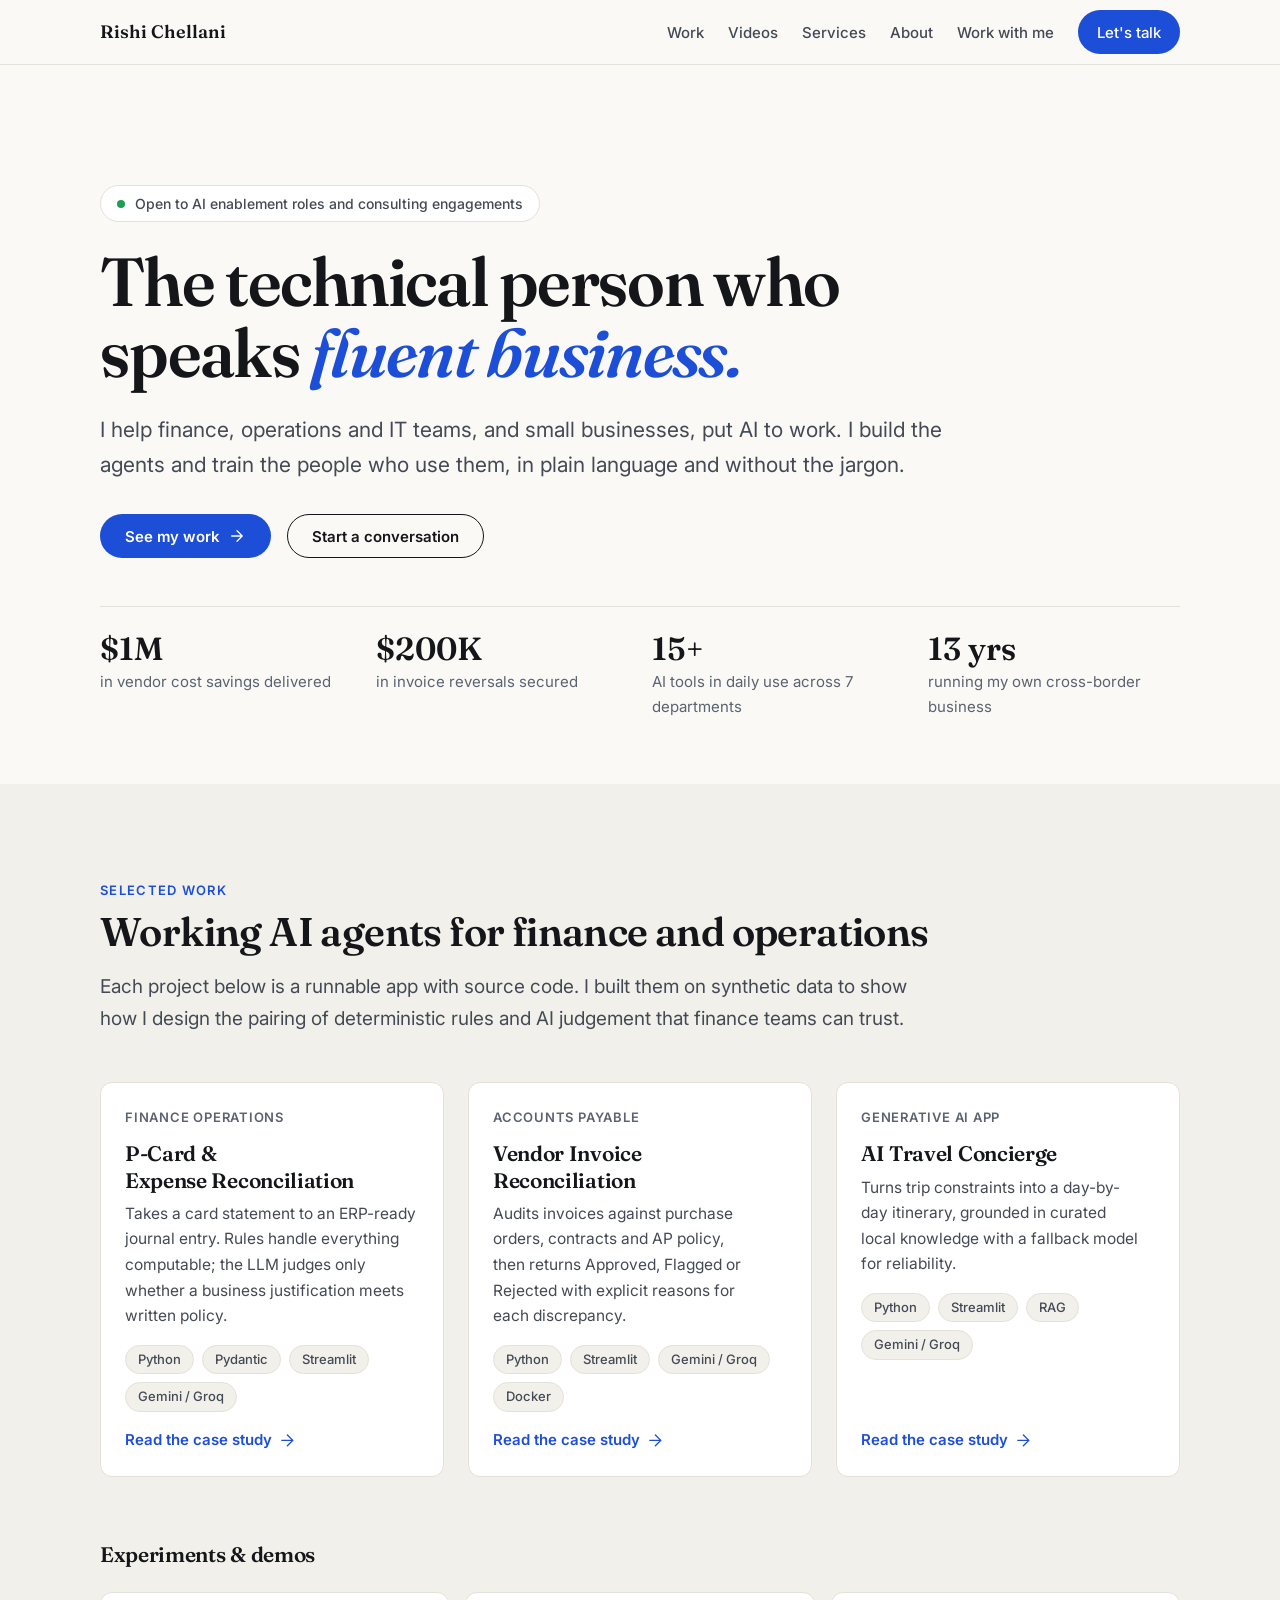
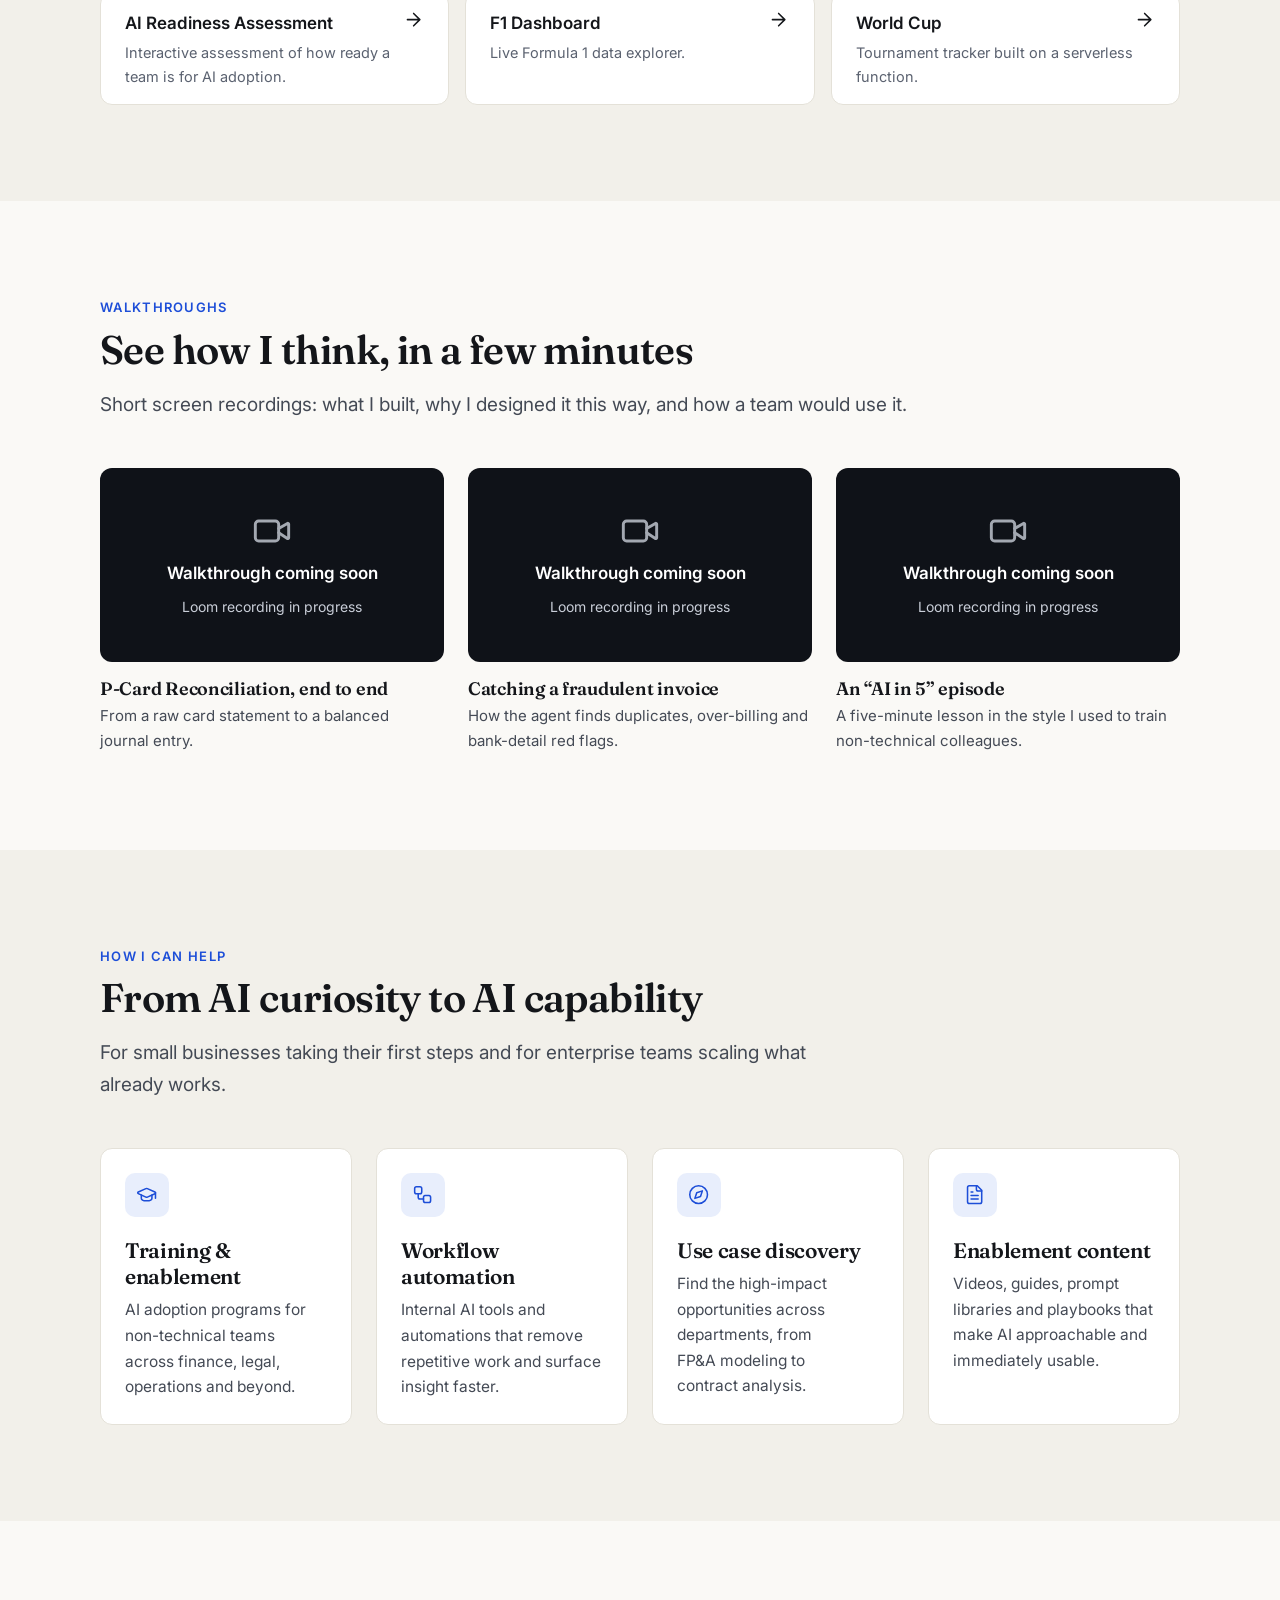
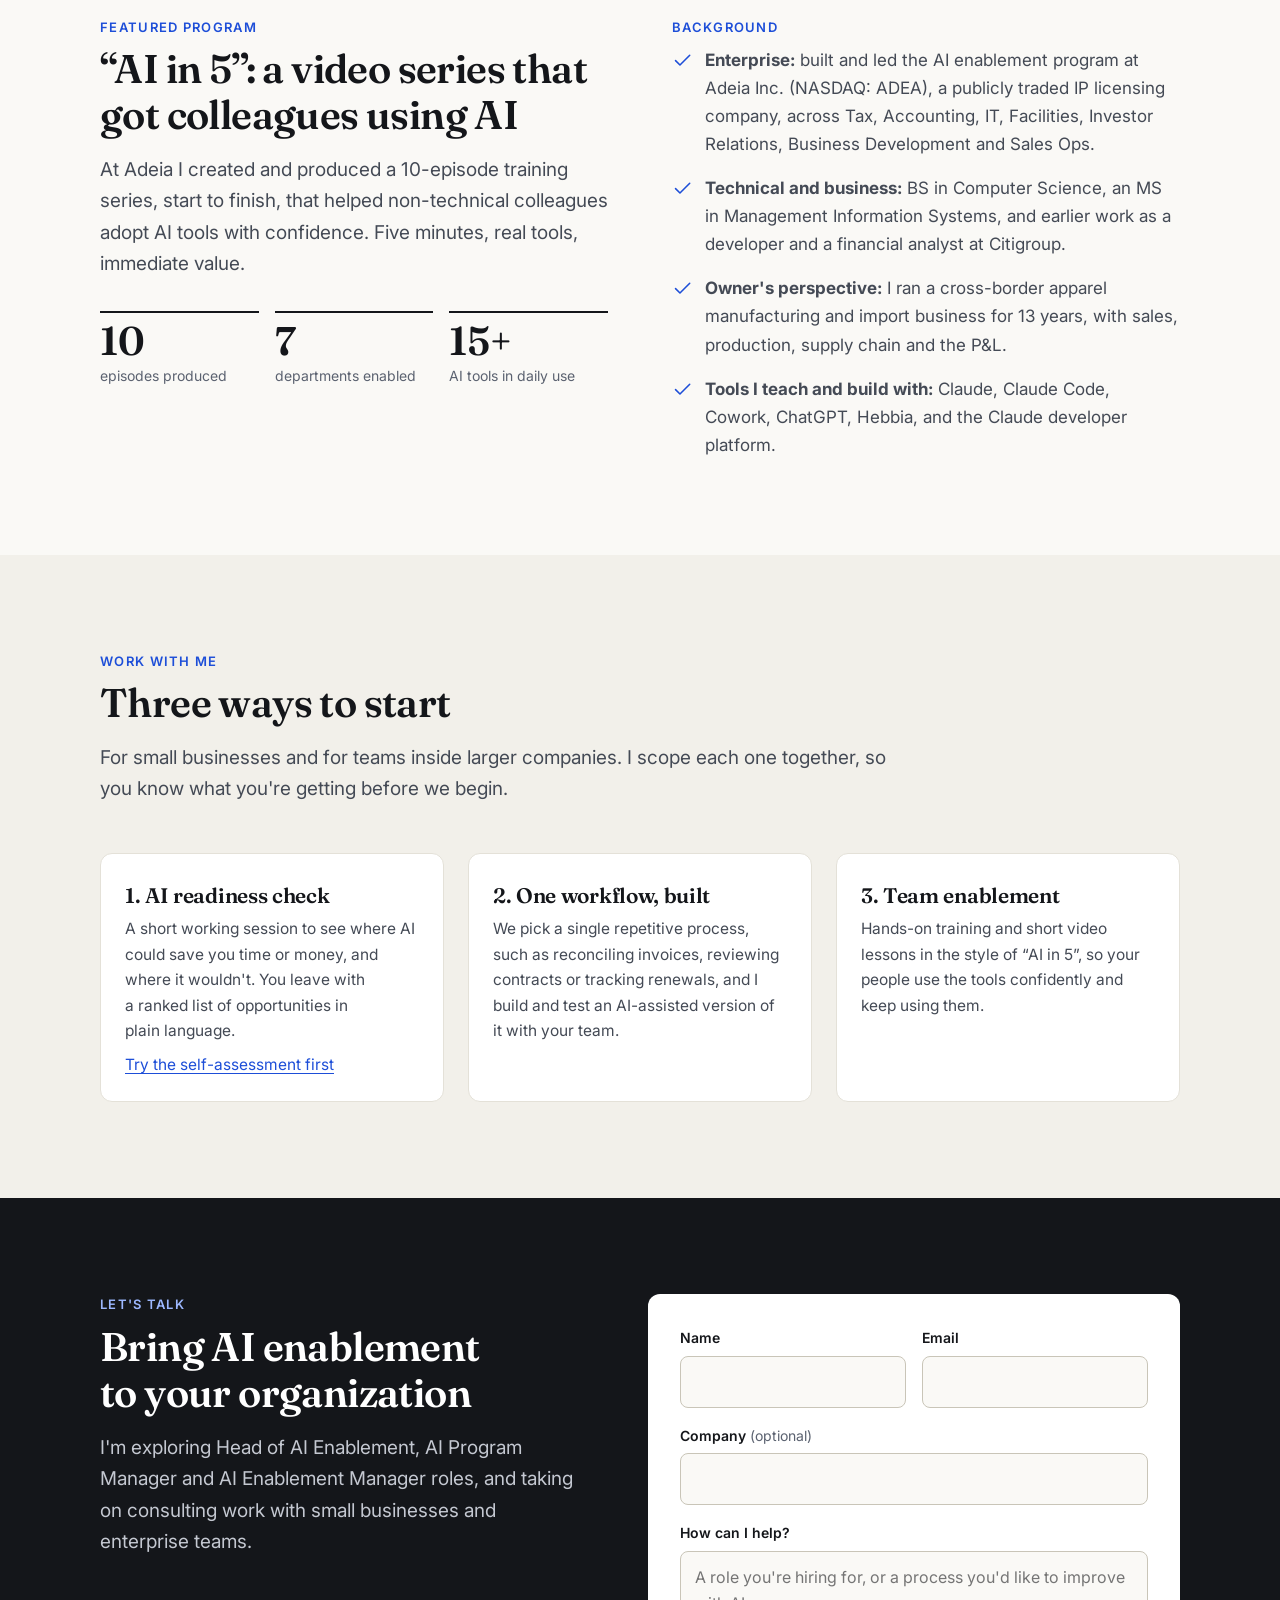
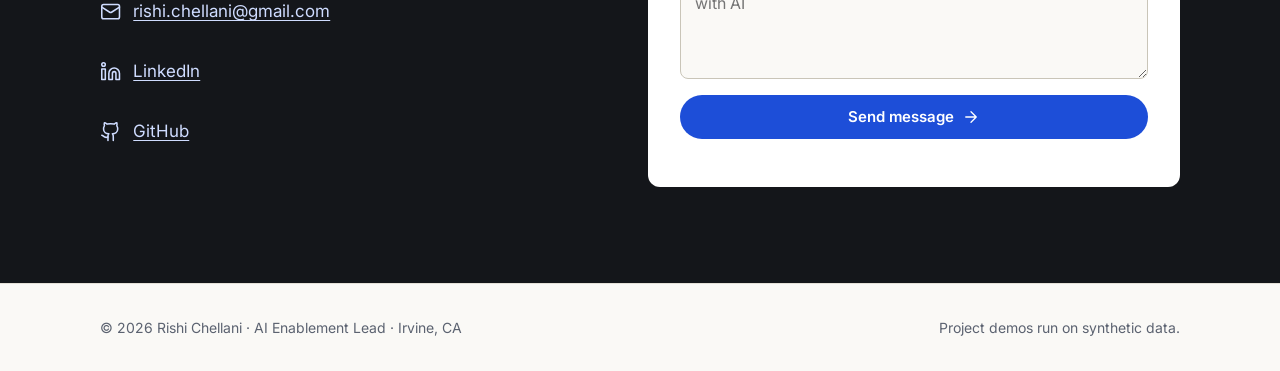
<file: index.html>
<!DOCTYPE html>
<html lang="en">
<head>
<meta charset="UTF-8">
<meta name="viewport" content="width=device-width, initial-scale=1.0">
<title>Rishi Chellani — AI Enablement Lead</title>
<meta name="description" content="The technical person who speaks fluent business. AI enablement lead and consultant who builds AI agents and trains finance, operations and IT teams and small businesses to use them.">
<link rel="canonical" href="https://rishichellani.com/">
<meta name="theme-color" content="#faf9f6">

<meta property="og:type" content="website">
<meta property="og:title" content="Rishi Chellani — AI Enablement Lead">
<meta property="og:description" content="I help teams adopt AI and build the workflows around it. Working AI agents, case studies and video walkthroughs.">
<meta property="og:url" content="https://rishichellani.com/">
<meta name="twitter:card" content="summary">
<meta name="twitter:title" content="Rishi Chellani — AI Enablement Lead">
<meta name="twitter:description" content="I help teams adopt AI and build the workflows around it.">

<link rel="preconnect" href="https://fonts.googleapis.com">
<link rel="preconnect" href="https://fonts.gstatic.com" crossorigin>
<link rel="stylesheet" href="assets/site.css">

<!-- Umami Analytics -->
<script defer src="https://cloud.umami.is/script.js" data-website-id="9c3e5e9e-6ef7-4074-9be3-7f592754f417"></script>

<!-- Schema.org structured data -->
<script type="application/ld+json">
{
  "@context": "https://schema.org",
  "@graph": [
    {
      "@type": "Person",
      "name": "Rishi Chellani",
      "jobTitle": "AI Enablement Lead & Business Process Strategist",
      "url": "https://rishichellani.com",
      "email": "rishi.chellani@gmail.com",
      "address": {
        "@type": "PostalAddress",
        "addressLocality": "Irvine",
        "addressRegion": "CA",
        "addressCountry": "US"
      },
      "alumniOf": [
        { "@type": "CollegeOrUniversity", "name": "University of Windsor", "description": "BS Computer Science" },
        { "@type": "CollegeOrUniversity", "name": "Marist University", "description": "MS Management Information Systems" }
      ],
      "sameAs": ["https://www.linkedin.com/in/rishichellani1", "https://github.com/rishichellani"],
      "knowsAbout": ["AI Enablement", "Business Process Analysis", "AI Training Programs", "Workflow Automation", "Claude", "ChatGPT", "Cowork", "Hebbia"]
    },
    {
      "@type": "ProfessionalService",
      "name": "Rishi Chellani — AI Enablement",
      "description": "AI enablement consulting: training programs for non-technical teams, workflow automation, use case discovery, and AI content creation across finance, legal, IT, and operations.",
      "url": "https://rishichellani.com",
      "founder": { "@type": "Person", "name": "Rishi Chellani" },
      "areaServed": "US",
      "serviceType": [
        "AI Training & Enablement",
        "Workflow Automation",
        "AI Use Case Discovery",
        "AI Enablement Content Creation"
      ]
    }
  ]
}
</script>
</head>
<body>
<a class="skip-link" href="#main">Skip to content</a>

<header class="site-nav">
  <div class="wrap nav-inner">
    <a class="brand" href="/">Rishi Chellani</a>
    <button class="menu-toggle" type="button" aria-expanded="false" aria-controls="nav-links" aria-label="Menu">
      <svg class="icon" aria-hidden="true"><use href="assets/icons.svg#i-menu"/></svg>
    </button>
    <ul class="nav-links" id="nav-links">
      <li><a href="#work">Work</a></li>
      <li><a href="#videos">Videos</a></li>
      <li><a href="#services">Services</a></li>
      <li><a href="#about">About</a></li>
      <li><a href="#work-with-me">Work with me</a></li>
      <li><a class="btn btn-primary" href="#contact" data-umami-event="Contact CTA" data-umami-event-from="nav">Let's talk</a></li>
    </ul>
  </div>
</header>

<main id="main">

  <!-- HERO -->
  <section class="hero">
    <div class="wrap">
      <p class="status">Open to AI enablement roles and consulting engagements</p>
      <h1>The technical person who speaks <em>fluent business.</em></h1>
      <p class="lede">
        I help finance, operations and IT teams, and small businesses, put AI to work. I build the agents and
        train the people who use them, in plain language and without the jargon.
      </p>
      <div class="hero-actions">
        <a class="btn btn-primary" href="#work">See my work
          <svg class="icon" aria-hidden="true"><use href="assets/icons.svg#i-arrow-right"/></svg></a>
        <a class="btn btn-ghost" href="#contact" data-umami-event="Contact CTA" data-umami-event-from="hero">Start a conversation</a>
      </div>
      <dl class="proof-grid">
        <div><dt>$1M</dt><dd>in vendor cost savings delivered</dd></div>
        <div><dt>$200K</dt><dd>in invoice reversals secured</dd></div>
        <div><dt>15+</dt><dd>AI tools in daily use across 7 departments</dd></div>
        <div><dt>13 yrs</dt><dd>running my own cross-border business</dd></div>
      </dl>
    </div>
  </section>

  <!-- WORK -->
  <section id="work" class="alt">
    <div class="wrap">
      <div class="section-head reveal">
        <p class="eyebrow">Selected work</p>
        <h2>Working AI agents for finance and operations</h2>
        <p class="lede">
          Each project below is a runnable app with source code. I built them on synthetic data to show how I design
          the pairing of deterministic rules and AI judgement that finance teams can trust.
        </p>
      </div>
      <div class="grid grid-3">
        <a class="card card-link project reveal" href="projects/p-card-reconciler.html" data-umami-event="Case study open" data-umami-event-project="p-card">
          <p class="kicker">Finance operations</p>
          <h3>P-Card &amp; Expense Reconciliation</h3>
          <p>Takes a card statement to an ERP-ready journal entry. Rules handle everything computable; the LLM judges only whether a business justification meets written policy.</p>
          <ul class="tags"><li>Python</li><li>Pydantic</li><li>Streamlit</li><li>Gemini / Groq</li></ul>
          <span class="more">Read the case study <svg class="icon" aria-hidden="true"><use href="assets/icons.svg#i-arrow-right"/></svg></span>
        </a>
        <a class="card card-link project reveal" href="projects/vendor-invoice-recon.html" data-umami-event="Case study open" data-umami-event-project="vendor-invoice">
          <p class="kicker">Accounts payable</p>
          <h3>Vendor Invoice Reconciliation</h3>
          <p>Audits invoices against purchase orders, contracts and AP policy, then returns Approved, Flagged or Rejected with explicit reasons for each discrepancy.</p>
          <ul class="tags"><li>Python</li><li>Streamlit</li><li>Gemini / Groq</li><li>Docker</li></ul>
          <span class="more">Read the case study <svg class="icon" aria-hidden="true"><use href="assets/icons.svg#i-arrow-right"/></svg></span>
        </a>
        <a class="card card-link project reveal" href="projects/travel-concierge.html" data-umami-event="Case study open" data-umami-event-project="travel-concierge">
          <p class="kicker">Generative AI app</p>
          <h3>AI Travel Concierge</h3>
          <p>Turns trip constraints into a day-by-day itinerary, grounded in curated local knowledge with a fallback model for reliability.</p>
          <ul class="tags"><li>Python</li><li>Streamlit</li><li>RAG</li><li>Gemini / Groq</li></ul>
          <span class="more">Read the case study <svg class="icon" aria-hidden="true"><use href="assets/icons.svg#i-arrow-right"/></svg></span>
        </a>
      </div>

      <div class="section-head reveal" style="margin-top: var(--s6); margin-bottom: var(--s3);">
        <h3>Experiments &amp; demos</h3>
      </div>
      <div class="exp reveal">
        <a href="ai-readiness.html"><strong>AI Readiness Assessment
          <svg class="icon" aria-hidden="true"><use href="assets/icons.svg#i-arrow-right"/></svg></strong>
          <span>Interactive assessment of how ready a team is for AI adoption.</span></a>
        <a href="f1.html"><strong>F1 Dashboard
          <svg class="icon" aria-hidden="true"><use href="assets/icons.svg#i-arrow-right"/></svg></strong>
          <span>Live Formula 1 data explorer.</span></a>
        <a href="worldcup.html"><strong>World Cup
          <svg class="icon" aria-hidden="true"><use href="assets/icons.svg#i-arrow-right"/></svg></strong>
          <span>Tournament tracker built on a serverless function.</span></a>
      </div>
    </div>
  </section>

  <!-- VIDEOS -->
  <section id="videos">
    <div class="wrap">
      <div class="section-head reveal">
        <p class="eyebrow">Walkthroughs</p>
        <h2>See how I think, in a few minutes</h2>
        <p class="lede">Short screen recordings: what I built, why I designed it this way, and how a team would use it.</p>
      </div>
      <!-- To publish a video: paste the 32-character ID from the Loom share link into data-loom-id.
           e.g. https://www.loom.com/share/0123456789abcdef0123456789abcdef -> data-loom-id="0123456789abcdef0123456789abcdef" -->
      <div class="grid grid-3">
        <div class="video-card reveal">
          <div class="video" data-loom-id="" data-title="P-Card Reconciliation walkthrough">
            <div class="video-empty">
              <svg class="icon" aria-hidden="true"><use href="assets/icons.svg#i-video"/></svg>
              <strong>Walkthrough coming soon</strong>
              <span>Loom recording in progress</span>
            </div>
          </div>
          <h3>P-Card Reconciliation, end to end</h3>
          <p>From a raw card statement to a balanced journal entry.</p>
        </div>
        <div class="video-card reveal">
          <div class="video" data-loom-id="" data-title="Vendor Invoice Reconciliation walkthrough">
            <div class="video-empty">
              <svg class="icon" aria-hidden="true"><use href="assets/icons.svg#i-video"/></svg>
              <strong>Walkthrough coming soon</strong>
              <span>Loom recording in progress</span>
            </div>
          </div>
          <h3>Catching a fraudulent invoice</h3>
          <p>How the agent finds duplicates, over-billing and bank-detail red flags.</p>
        </div>
        <div class="video-card reveal">
          <div class="video" data-loom-id="" data-title="AI in 5 sample episode">
            <div class="video-empty">
              <svg class="icon" aria-hidden="true"><use href="assets/icons.svg#i-video"/></svg>
              <strong>Walkthrough coming soon</strong>
              <span>Loom recording in progress</span>
            </div>
          </div>
          <h3>An “AI in 5” episode</h3>
          <p>A five-minute lesson in the style I used to train non-technical colleagues.</p>
        </div>
      </div>
    </div>
  </section>

  <!-- SERVICES -->
  <section id="services" class="alt">
    <div class="wrap">
      <div class="section-head reveal">
        <p class="eyebrow">How I can help</p>
        <h2>From AI curiosity to AI capability</h2>
        <p class="lede">For small businesses taking their first steps and for enterprise teams scaling what already works.</p>
      </div>
      <div class="grid grid-4">
        <div class="card reveal">
          <div class="card-icon"><svg class="icon" aria-hidden="true"><use href="assets/icons.svg#i-training"/></svg></div>
          <h3>Training &amp; enablement</h3>
          <p>AI adoption programs for non-technical teams across finance, legal, operations and beyond.</p>
        </div>
        <div class="card reveal">
          <div class="card-icon"><svg class="icon" aria-hidden="true"><use href="assets/icons.svg#i-workflow"/></svg></div>
          <h3>Workflow automation</h3>
          <p>Internal AI tools and automations that remove repetitive work and surface insight faster.</p>
        </div>
        <div class="card reveal">
          <div class="card-icon"><svg class="icon" aria-hidden="true"><use href="assets/icons.svg#i-compass"/></svg></div>
          <h3>Use case discovery</h3>
          <p>Find the high-impact opportunities across departments, from FP&amp;A modeling to contract analysis.</p>
        </div>
        <div class="card reveal">
          <div class="card-icon"><svg class="icon" aria-hidden="true"><use href="assets/icons.svg#i-content"/></svg></div>
          <h3>Enablement content</h3>
          <p>Videos, guides, prompt libraries and playbooks that make AI approachable and immediately usable.</p>
        </div>
      </div>
    </div>
  </section>

  <!-- ABOUT / AI IN 5 -->
  <section id="about">
    <div class="wrap split">
      <div class="reveal">
        <p class="eyebrow">Featured program</p>
        <h2>“AI in 5”: a video series that got colleagues using AI</h2>
        <p class="lede" style="margin-top: var(--s2);">
          At Adeia I created and produced a 10-episode training series, start to finish, that helped non-technical
          colleagues adopt AI tools with confidence. Five minutes, real tools, immediate value.
        </p>
        <div class="stats" style="margin-top: var(--s4);">
          <div class="stat"><b>10</b><span>episodes produced</span></div>
          <div class="stat"><b>7</b><span>departments enabled</span></div>
          <div class="stat"><b>15+</b><span>AI tools in daily use</span></div>
        </div>
      </div>
      <div class="reveal">
        <p class="eyebrow">Background</p>
        <ul class="plain-list">
          <li><svg class="icon" aria-hidden="true"><use href="assets/icons.svg#i-check"/></svg>
            <span><strong>Enterprise:</strong> built and led the AI enablement program at Adeia Inc. (NASDAQ: ADEA), a publicly traded IP licensing company, across Tax, Accounting, IT, Facilities, Investor Relations, Business Development and Sales Ops.</span></li>
          <li><svg class="icon" aria-hidden="true"><use href="assets/icons.svg#i-check"/></svg>
            <span><strong>Technical and business:</strong> BS in Computer Science, an MS in Management Information Systems, and earlier work as a developer and a financial analyst at Citigroup.</span></li>
          <li><svg class="icon" aria-hidden="true"><use href="assets/icons.svg#i-check"/></svg>
            <span><strong>Owner's perspective:</strong> I ran a cross-border apparel manufacturing and import business for 13 years, with sales, production, supply chain and the P&amp;L.</span></li>
          <li><svg class="icon" aria-hidden="true"><use href="assets/icons.svg#i-check"/></svg>
            <span><strong>Tools I teach and build with:</strong> Claude, Claude Code, Cowork, ChatGPT, Hebbia, and the Claude developer platform.</span></li>
        </ul>
      </div>
    </div>
  </section>

  <!-- WORK WITH ME -->
  <section id="work-with-me" class="alt">
    <div class="wrap">
      <div class="section-head reveal">
        <p class="eyebrow">Work with me</p>
        <h2>Three ways to start</h2>
        <p class="lede">For small businesses and for teams inside larger companies. I scope each one together, so you know what you're getting before we begin.</p>
      </div>
      <div class="grid grid-3">
        <div class="card reveal">
          <h3>1. AI readiness check</h3>
          <p>A short working session to see where AI could save you time or money, and where it wouldn't. You leave with a ranked list of opportunities in plain language.</p>
          <p><a href="ai-readiness.html">Try the self-assessment first</a></p>
        </div>
        <div class="card reveal">
          <h3>2. One workflow, built</h3>
          <p>We pick a single repetitive process, such as reconciling invoices, reviewing contracts or tracking renewals, and I build and test an AI-assisted version of it with your team.</p>
        </div>
        <div class="card reveal">
          <h3>3. Team enablement</h3>
          <p>Hands-on training and short video lessons in the style of “AI in 5”, so your people use the tools confidently and keep using them.</p>
        </div>
      </div>
    </div>
  </section>

  <!-- CONTACT -->
  <section id="contact" class="contact">
    <div class="wrap contact-grid">
      <div>
        <p class="eyebrow">Let's talk</p>
        <h2>Bring AI enablement to your organization</h2>
        <p class="lede" style="margin-top: var(--s2);">
          I'm exploring Head of AI Enablement, AI Program Manager and AI Enablement Manager roles, and taking on
          consulting work with small businesses and enterprise teams.
        </p>
        <ul class="contact-links">
          <li><a href="mailto:rishi.chellani@gmail.com" data-umami-event="Email click">
            <svg class="icon" aria-hidden="true"><use href="assets/icons.svg#i-mail"/></svg> rishi.chellani@gmail.com</a></li>
          <li><a href="https://www.linkedin.com/in/rishichellani1" target="_blank" rel="noopener" data-umami-event="LinkedIn click">
            <svg class="icon" aria-hidden="true"><use href="assets/icons.svg#i-linkedin"/></svg> LinkedIn</a></li>
          <li><a href="https://github.com/rishichellani" target="_blank" rel="noopener" data-umami-event="GitHub profile click">
            <svg class="icon" aria-hidden="true"><use href="assets/icons.svg#i-github"/></svg> GitHub</a></li>
        </ul>
      </div>

      <div>
        <div id="form-success" class="form-success" hidden tabindex="-1" role="status">
          <h3>Message received</h3>
          <p style="margin-top: var(--s1); color: var(--ink-2);">Thanks for reaching out. I'll get back to you shortly.</p>
        </div>
        <form id="contact-form" class="form" name="contact" method="POST" data-netlify="true" data-netlify-honeypot="bot-field">
          <input type="hidden" name="form-name" value="contact">
          <p hidden><label>Leave this empty: <input name="bot-field"></label></p>
          <div class="row">
            <div class="field">
              <label for="contact-name">Name</label>
              <input type="text" id="contact-name" name="name" autocomplete="name" required>
            </div>
            <div class="field">
              <label for="contact-email">Email</label>
              <input type="email" id="contact-email" name="email" autocomplete="email" required>
            </div>
          </div>
          <div class="field">
            <label for="contact-company">Company <span class="opt">(optional)</span></label>
            <input type="text" id="contact-company" name="company" autocomplete="organization">
          </div>
          <div class="field">
            <label for="contact-message">How can I help?</label>
            <textarea id="contact-message" name="message" placeholder="A role you're hiring for, or a process you'd like to improve with AI" required></textarea>
          </div>
          <button type="submit" class="btn btn-primary">Send message
            <svg class="icon" aria-hidden="true"><use href="assets/icons.svg#i-arrow-right"/></svg></button>
          <p id="form-msg" class="form-msg" role="alert"></p>
        </form>
      </div>
    </div>
  </section>
</main>

<footer>
  <div class="wrap foot-inner">
    <span>© 2026 Rishi Chellani · AI Enablement Lead · Irvine, CA</span>
    <span>Project demos run on synthetic data.</span>
  </div>
</footer>

<script src="assets/site.js"></script>
</body>
</html>
</file>
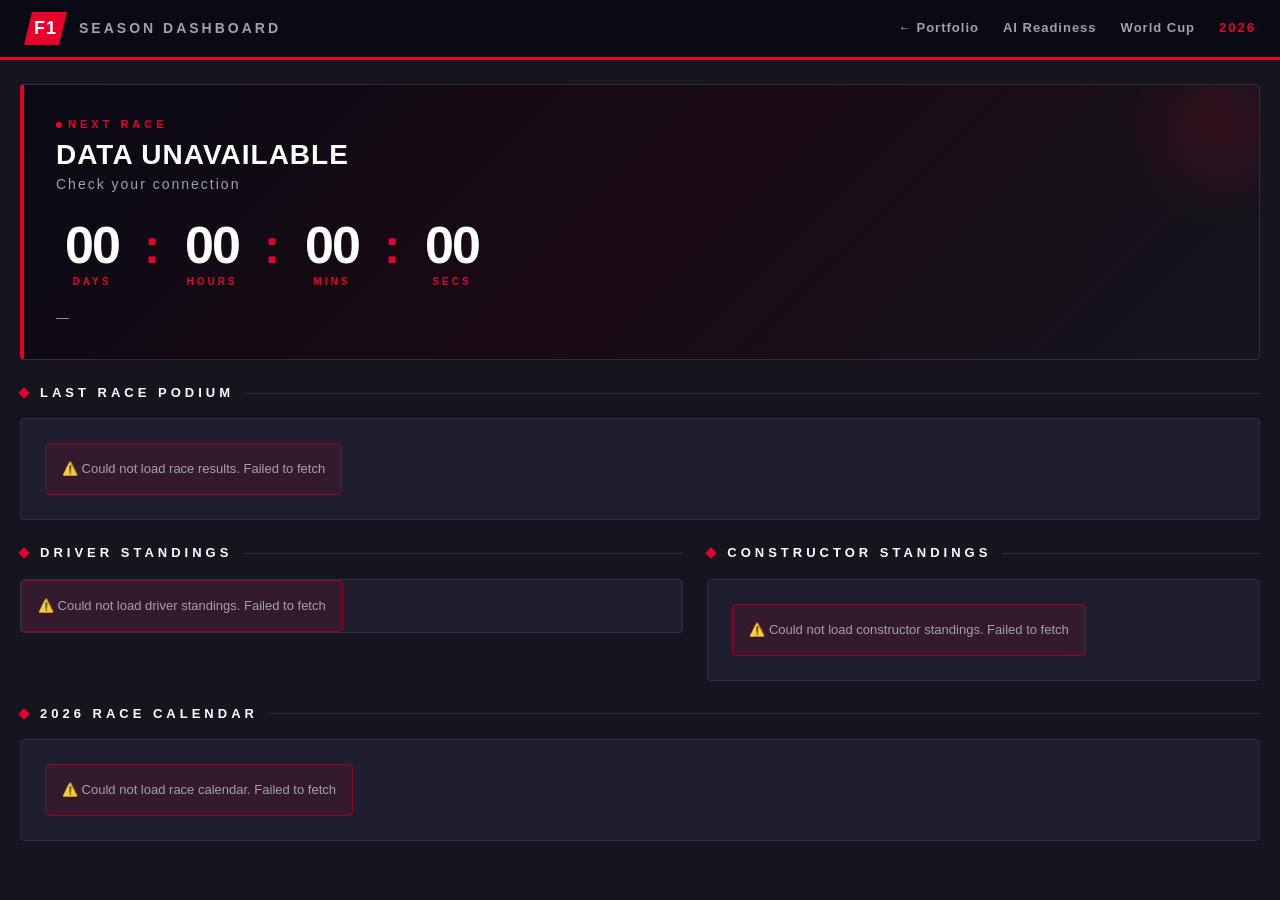
<file: f1.html>
<!DOCTYPE html>
<html lang="en">
<head>
<meta charset="UTF-8">
<meta name="viewport" content="width=device-width, initial-scale=1.0">
<title>F1 2026 Season Dashboard</title>
<script defer src="https://cloud.umami.is/script.js" data-website-id="9c3e5e9e-6ef7-4074-9be3-7f592754f417"></script>
<style>
  * { margin: 0; padding: 0; box-sizing: border-box; }

  :root {
    --f1-bg: #15151E;
    --f1-surface: #1E1E2E;
    --f1-surface2: #252535;
    --f1-red: #E8002D;
    --f1-red-dim: #9B001E;
    --f1-white: #FFFFFF;
    --f1-gray: #A0A0B0;
    --f1-border: #2E2E42;
    --f1-gold: #FFD700;
    --f1-silver: #C0C0C0;
    --f1-bronze: #CD7F32;

    --team-redbull: #3671C6;
    --team-ferrari: #E8002D;
    --team-mercedes: #00A19C;
    --team-mclaren: #FF8000;
    --team-aston: #00352F;
    --team-alpine: #0093CC;
    --team-williams: #64C4FF;
    --team-rb: #6692FF;
    --team-sauber: #52E252;
    --team-haas: #B6BABD;
  }

  body {
    font-family: 'Arial Black', 'Arial', sans-serif;
    background: var(--f1-bg);
    color: var(--f1-white);
    min-height: 100vh;
    line-height: 1.4;
  }

  /* ── NAV ── */
  nav {
    background: #0A0A14;
    border-bottom: 3px solid var(--f1-red);
    padding: 0 24px;
    display: flex;
    align-items: center;
    height: 60px;
    position: sticky;
    top: 0;
    z-index: 100;
  }
  .nav-logo {
    display: flex;
    align-items: center;
    gap: 12px;
  }
  .f1-badge {
    background: var(--f1-red);
    color: white;
    font-weight: 900;
    font-size: 18px;
    padding: 4px 10px;
    letter-spacing: 1px;
    clip-path: polygon(8px 0%, 100% 0%, calc(100% - 8px) 100%, 0% 100%);
  }
  .nav-title {
    font-size: 14px;
    font-weight: 700;
    letter-spacing: 3px;
    text-transform: uppercase;
    color: var(--f1-gray);
  }
  .nav-season {
    margin-left: auto;
    font-size: 13px;
    font-weight: 700;
    letter-spacing: 2px;
    color: var(--f1-red);
  }

  /* ── LAYOUT ── */
  main {
    max-width: 1400px;
    margin: 0 auto;
    padding: 24px 20px;
    display: grid;
    gap: 24px;
  }

  /* ── SECTION HEADERS ── */
  .section-header {
    display: flex;
    align-items: center;
    gap: 12px;
    margin-bottom: 16px;
  }
  .section-header h2 {
    font-size: 13px;
    font-weight: 900;
    letter-spacing: 4px;
    text-transform: uppercase;
    color: var(--f1-white);
  }
  .section-line {
    flex: 1;
    height: 1px;
    background: var(--f1-border);
  }
  .section-dot {
    width: 8px;
    height: 8px;
    background: var(--f1-red);
    transform: rotate(45deg);
    flex-shrink: 0;
  }

  /* ── CARD ── */
  .card {
    background: var(--f1-surface);
    border: 1px solid var(--f1-border);
    border-radius: 4px;
    padding: 24px;
  }

  /* ── LOADING / ERROR ── */
  .loading-placeholder {
    display: flex;
    align-items: center;
    justify-content: center;
    gap: 12px;
    padding: 48px;
    color: var(--f1-gray);
    font-size: 13px;
    letter-spacing: 2px;
    text-transform: uppercase;
  }
  .spinner {
    width: 20px;
    height: 20px;
    border: 2px solid var(--f1-border);
    border-top-color: var(--f1-red);
    border-radius: 50%;
    animation: spin 0.8s linear infinite;
  }
  @keyframes spin { to { transform: rotate(360deg); } }

  .error-msg {
    display: flex;
    align-items: center;
    gap: 10px;
    padding: 16px;
    background: rgba(232,0,45,0.1);
    border: 1px solid var(--f1-red-dim);
    border-radius: 4px;
    color: var(--f1-gray);
    font-size: 13px;
  }

  /* ── HERO / COUNTDOWN ── */
  #hero {
    background: linear-gradient(135deg, #0A0A14 0%, #1A0A14 50%, #15151E 100%);
    border: 1px solid var(--f1-border);
    border-left: 4px solid var(--f1-red);
    border-radius: 4px;
    padding: 32px;
    position: relative;
    overflow: hidden;
  }
  #hero::before {
    content: '';
    position: absolute;
    top: -60px; right: -60px;
    width: 200px; height: 200px;
    background: radial-gradient(circle, rgba(232,0,45,0.12) 0%, transparent 70%);
    pointer-events: none;
  }
  .hero-label {
    font-size: 11px;
    font-weight: 700;
    letter-spacing: 4px;
    color: var(--f1-red);
    text-transform: uppercase;
    margin-bottom: 8px;
  }
  .hero-race-name {
    font-size: 28px;
    font-weight: 900;
    letter-spacing: 1px;
    text-transform: uppercase;
    line-height: 1.1;
    margin-bottom: 4px;
  }
  .hero-circuit {
    font-size: 14px;
    color: var(--f1-gray);
    letter-spacing: 2px;
    margin-bottom: 24px;
  }
  .countdown-grid {
    display: flex;
    gap: 16px;
    flex-wrap: wrap;
    margin-bottom: 20px;
  }
  .countdown-unit {
    text-align: center;
    min-width: 72px;
  }
  .countdown-num {
    font-size: 52px;
    font-weight: 900;
    line-height: 1;
    color: var(--f1-white);
    font-variant-numeric: tabular-nums;
    letter-spacing: -2px;
  }
  .countdown-label {
    font-size: 10px;
    font-weight: 700;
    letter-spacing: 3px;
    color: var(--f1-red);
    text-transform: uppercase;
    margin-top: 4px;
  }
  .countdown-sep {
    font-size: 48px;
    font-weight: 900;
    color: var(--f1-red);
    line-height: 1;
    align-self: flex-start;
    padding-top: 4px;
  }
  .hero-date {
    font-size: 13px;
    color: var(--f1-gray);
    letter-spacing: 2px;
    text-transform: uppercase;
  }
  .hero-flag {
    font-size: 48px;
    position: absolute;
    right: 32px;
    top: 32px;
    filter: drop-shadow(0 4px 12px rgba(0,0,0,0.4));
  }

  /* ── PODIUM ── */
  .podium-grid {
    display: grid;
    grid-template-columns: repeat(3, 1fr);
    gap: 16px;
  }
  .podium-card {
    background: var(--f1-surface2);
    border: 1px solid var(--f1-border);
    border-radius: 4px;
    padding: 20px 16px;
    text-align: center;
    position: relative;
    overflow: hidden;
  }
  .podium-card.p1 {
    border-top: 3px solid var(--f1-gold);
    background: linear-gradient(180deg, rgba(255,215,0,0.06) 0%, var(--f1-surface2) 60%);
  }
  .podium-card.p2 { border-top: 3px solid var(--f1-silver); }
  .podium-card.p3 { border-top: 3px solid var(--f1-bronze); }
  .podium-pos {
    font-size: 36px;
    font-weight: 900;
    line-height: 1;
    margin-bottom: 8px;
  }
  .p1 .podium-pos { color: var(--f1-gold); }
  .p2 .podium-pos { color: var(--f1-silver); }
  .p3 .podium-pos { color: var(--f1-bronze); }
  .podium-trophy { font-size: 28px; margin-bottom: 8px; }
  .podium-driver {
    font-size: 15px;
    font-weight: 900;
    text-transform: uppercase;
    letter-spacing: 1px;
    margin-bottom: 4px;
  }
  .podium-team {
    font-size: 11px;
    color: var(--f1-gray);
    letter-spacing: 2px;
    text-transform: uppercase;
    margin-bottom: 8px;
  }
  .podium-gap {
    font-size: 12px;
    color: var(--f1-gray);
    font-weight: 700;
    letter-spacing: 1px;
  }
  .podium-time-bar {
    position: absolute;
    bottom: 0; left: 0; right: 0;
    height: 3px;
  }

  /* ── STANDINGS TABLE ── */
  .standings-table {
    width: 100%;
    border-collapse: collapse;
    font-size: 13px;
  }
  .standings-table th {
    font-size: 10px;
    font-weight: 700;
    letter-spacing: 3px;
    text-transform: uppercase;
    color: var(--f1-gray);
    padding: 8px 12px;
    text-align: left;
    border-bottom: 1px solid var(--f1-border);
  }
  .standings-table th:last-child,
  .standings-table td:last-child { text-align: right; }
  .standings-table td {
    padding: 10px 12px;
    border-bottom: 1px solid rgba(46,46,66,0.5);
    vertical-align: middle;
  }
  .standings-table tr:last-child td { border-bottom: none; }
  .standings-table tr:hover td { background: rgba(255,255,255,0.03); }

  .pos-num {
    font-size: 14px;
    font-weight: 900;
    color: var(--f1-gray);
    min-width: 28px;
    display: inline-block;
  }
  .pos-num.top3 { color: var(--f1-white); }
  .driver-name {
    font-weight: 700;
    font-size: 13px;
    letter-spacing: 0.5px;
    text-transform: uppercase;
  }
  .driver-code {
    font-size: 11px;
    font-weight: 900;
    color: var(--f1-gray);
    letter-spacing: 2px;
  }
  .team-tag {
    display: inline-block;
    font-size: 10px;
    font-weight: 700;
    letter-spacing: 1.5px;
    text-transform: uppercase;
    padding: 3px 8px;
    border-radius: 2px;
    white-space: nowrap;
  }
  .points-val {
    font-size: 16px;
    font-weight: 900;
    font-variant-numeric: tabular-nums;
  }
  .wins-val {
    font-size: 13px;
    font-weight: 700;
    color: var(--f1-gray);
    font-variant-numeric: tabular-nums;
  }
  .team-bar {
    width: 4px;
    height: 36px;
    border-radius: 2px;
    flex-shrink: 0;
  }

  /* ── TWO-COL LAYOUT ── */
  .two-col {
    display: grid;
    grid-template-columns: 1.2fr 1fr;
    gap: 24px;
  }

  /* ── CALENDAR ── */
  .calendar-list { display: flex; flex-direction: column; gap: 2px; }
  .race-row {
    display: grid;
    grid-template-columns: 36px 28px 1fr auto;
    gap: 12px;
    align-items: center;
    padding: 10px 12px;
    border-radius: 3px;
    border: 1px solid transparent;
    transition: background 0.15s;
  }
  .race-row:hover { background: rgba(255,255,255,0.03); }
  .race-row.past {
    opacity: 0.45;
    filter: grayscale(0.3);
  }
  .race-row.next-race {
    background: rgba(232,0,45,0.08);
    border-color: rgba(232,0,45,0.3);
    box-shadow: 0 0 16px rgba(232,0,45,0.08);
  }
  .race-round {
    font-size: 11px;
    font-weight: 700;
    color: var(--f1-gray);
    letter-spacing: 1px;
    text-align: center;
  }
  .race-flag { font-size: 20px; text-align: center; }
  .race-info { min-width: 0; }
  .race-name-text {
    font-size: 13px;
    font-weight: 700;
    text-transform: uppercase;
    letter-spacing: 0.5px;
    white-space: nowrap;
    overflow: hidden;
    text-overflow: ellipsis;
  }
  .next-race .race-name-text { color: var(--f1-red); }
  .race-circuit-text {
    font-size: 11px;
    color: var(--f1-gray);
    letter-spacing: 1px;
    white-space: nowrap;
    overflow: hidden;
    text-overflow: ellipsis;
  }
  .race-date-text {
    font-size: 12px;
    font-weight: 700;
    color: var(--f1-gray);
    letter-spacing: 1px;
    text-align: right;
    white-space: nowrap;
  }
  .race-date-text.next { color: var(--f1-red); }
  .next-badge {
    display: inline-block;
    background: var(--f1-red);
    color: white;
    font-size: 9px;
    font-weight: 900;
    letter-spacing: 2px;
    padding: 2px 6px;
    border-radius: 2px;
    margin-top: 2px;
  }

  /* ── RESPONSIVE ── */
  @media (max-width: 900px) {
    .two-col { grid-template-columns: 1fr; }
  }
  @media (max-width: 640px) {
    .hero-flag { font-size: 32px; top: 24px; right: 20px; }
    .hero-race-name { font-size: 20px; }
    .countdown-num { font-size: 36px; }
    .countdown-sep { font-size: 34px; }
    .countdown-unit { min-width: 54px; }
    .podium-grid { grid-template-columns: 1fr; }
    .hero-flag { display: none; }
    nav { padding: 0 16px; }
    main { padding: 16px; }
    .card { padding: 16px; }
    .standings-table th:nth-child(5),
    .standings-table td:nth-child(5) { display: none; }
  }

  .live-dot {
    display: inline-block;
    width: 6px; height: 6px;
    background: var(--f1-red);
    border-radius: 50%;
    animation: pulse 1.5s ease-in-out infinite;
    margin-right: 6px;
  }
  @keyframes pulse {
    0%, 100% { opacity: 1; transform: scale(1); }
    50% { opacity: 0.4; transform: scale(0.8); }
  }

  .constructor-list { display: flex; flex-direction: column; gap: 8px; }
  .constructor-row {
    display: flex;
    align-items: center;
    gap: 12px;
    padding: 10px 12px;
    background: var(--f1-surface2);
    border-radius: 3px;
    border: 1px solid var(--f1-border);
  }
  .constructor-pos { font-size: 14px; font-weight: 900; color: var(--f1-gray); min-width: 20px; }
  .constructor-name { flex: 1; font-size: 13px; font-weight: 700; text-transform: uppercase; letter-spacing: 1px; }
  .constructor-pts { font-size: 16px; font-weight: 900; }
  .constructor-wins { font-size: 12px; color: var(--f1-gray); font-weight: 700; min-width: 30px; text-align: right; }
  .constructor-bar-wrap { width: 80px; height: 4px; background: rgba(255,255,255,0.08); border-radius: 2px; overflow: hidden; }
  .constructor-bar-fill { height: 100%; border-radius: 2px; transition: width 0.6s ease; }

  .last-race-title {
    font-size: 11px;
    font-weight: 700;
    letter-spacing: 3px;
    color: var(--f1-gray);
    text-transform: uppercase;
    margin-bottom: 4px;
  }
  .last-race-name {
    font-size: 18px;
    font-weight: 900;
    text-transform: uppercase;
    letter-spacing: 1px;
    margin-bottom: 16px;
  }
</style>
</head>
<body>

<nav>
  <div class="nav-logo">
    <div class="f1-badge">F1</div>
    <span class="nav-title">Season Dashboard</span>
  </div>
  <div style="display:flex;align-items:center;gap:1.5rem;margin-left:auto">
    <a href="index.html" style="color:var(--f1-gray);text-decoration:none;font-size:13px;font-weight:600;letter-spacing:1px;transition:color 0.2s" onmouseover="this.style.color='#e10600'" onmouseout="this.style.color=''">← Portfolio</a>
    <a href="ai-readiness.html" style="color:var(--f1-gray);text-decoration:none;font-size:13px;font-weight:600;letter-spacing:1px;transition:color 0.2s" onmouseover="this.style.color='#e10600'" onmouseout="this.style.color=''">AI Readiness</a>
    <a href="worldcup.html" style="color:var(--f1-gray);text-decoration:none;font-size:13px;font-weight:600;letter-spacing:1px;transition:color 0.2s" onmouseover="this.style.color='#e10600'" onmouseout="this.style.color=''">World Cup</a>
    <span class="nav-season">2026</span>
  </div>
</nav>

<main>

  <!-- HERO -->
  <section id="hero">
    <div class="loading-placeholder" id="hero-loading">
      <div class="spinner"></div> Loading race data
    </div>
    <div id="hero-content" style="display:none">
      <div class="hero-label"><span class="live-dot"></span>Next Race</div>
      <div class="hero-race-name" id="next-race-name">—</div>
      <div class="hero-circuit" id="next-circuit">—</div>
      <div class="countdown-grid" id="countdown-grid">
        <div class="countdown-unit">
          <div class="countdown-num" id="cd-days">00</div>
          <div class="countdown-label">Days</div>
        </div>
        <div class="countdown-sep">:</div>
        <div class="countdown-unit">
          <div class="countdown-num" id="cd-hours">00</div>
          <div class="countdown-label">Hours</div>
        </div>
        <div class="countdown-sep">:</div>
        <div class="countdown-unit">
          <div class="countdown-num" id="cd-mins">00</div>
          <div class="countdown-label">Mins</div>
        </div>
        <div class="countdown-sep">:</div>
        <div class="countdown-unit">
          <div class="countdown-num" id="cd-secs">00</div>
          <div class="countdown-label">Secs</div>
        </div>
      </div>
      <div class="hero-date" id="next-date">—</div>
    </div>
    <div class="hero-flag" id="next-flag"></div>
  </section>

  <!-- LAST RACE PODIUM -->
  <section>
    <div class="section-header">
      <div class="section-dot"></div>
      <h2>Last Race Podium</h2>
      <div class="section-line"></div>
    </div>
    <div class="card">
      <div id="podium-loading" class="loading-placeholder"><div class="spinner"></div> Loading results</div>
      <div id="podium-content" style="display:none">
        <div class="last-race-title">Race Winner</div>
        <div class="last-race-name" id="last-race-name">—</div>
        <div class="podium-grid" id="podium-grid"></div>
      </div>
      <div id="podium-error" style="display:none"></div>
    </div>
  </section>

  <!-- DRIVER STANDINGS + CONSTRUCTOR STANDINGS -->
  <div class="two-col">
    <section>
      <div class="section-header">
        <div class="section-dot"></div>
        <h2>Driver Standings</h2>
        <div class="section-line"></div>
      </div>
      <div class="card" style="padding: 0; overflow: hidden;">
        <div id="drivers-loading" class="loading-placeholder"><div class="spinner"></div> Loading standings</div>
        <div id="drivers-content" style="display:none">
          <table class="standings-table">
            <thead>
              <tr>
                <th>Pos</th>
                <th colspan="2">Driver</th>
                <th>Team</th>
                <th>W</th>
                <th>Pts</th>
              </tr>
            </thead>
            <tbody id="driver-tbody"></tbody>
          </table>
        </div>
        <div id="drivers-error" style="display:none"></div>
      </div>
    </section>

    <section>
      <div class="section-header">
        <div class="section-dot"></div>
        <h2>Constructor Standings</h2>
        <div class="section-line"></div>
      </div>
      <div class="card" id="constructors-card">
        <div id="constructors-loading" class="loading-placeholder"><div class="spinner"></div> Loading standings</div>
        <div class="constructor-list" id="constructors-content" style="display:none"></div>
        <div id="constructors-error" style="display:none"></div>
      </div>
    </section>
  </div>

  <!-- RACE CALENDAR -->
  <section>
    <div class="section-header">
      <div class="section-dot"></div>
      <h2>2026 Race Calendar</h2>
      <div class="section-line"></div>
    </div>
    <div class="card">
      <div id="calendar-loading" class="loading-placeholder"><div class="spinner"></div> Loading calendar</div>
      <div class="calendar-list" id="calendar-content" style="display:none"></div>
      <div id="calendar-error" style="display:none"></div>
    </div>
  </section>

</main>

<script>
const TEAM_COLORS = {
  'Red Bull': { bg: 'rgba(54,113,198,0.2)', border: '#3671C6', text: '#3671C6' },
  'Ferrari': { bg: 'rgba(232,0,45,0.2)', border: '#E8002D', text: '#FF4066' },
  'Mercedes': { bg: 'rgba(0,161,156,0.2)', border: '#00A19C', text: '#00C4BD' },
  'McLaren': { bg: 'rgba(255,128,0,0.2)', border: '#FF8000', text: '#FF9933' },
  'Aston Martin': { bg: 'rgba(0,53,47,0.5)', border: '#00584E', text: '#00A693' },
  'Alpine': { bg: 'rgba(0,147,204,0.2)', border: '#0093CC', text: '#00AADD' },
  'Williams': { bg: 'rgba(100,196,255,0.2)', border: '#64C4FF', text: '#64C4FF' },
  'RB': { bg: 'rgba(102,146,255,0.2)', border: '#6692FF', text: '#7AABFF' },
  'Kick Sauber': { bg: 'rgba(82,226,82,0.15)', border: '#52E252', text: '#52E252' },
  'Haas': { bg: 'rgba(182,186,189,0.15)', border: '#B6BABD', text: '#D0D3D5' },
};

const COUNTRY_FLAGS = {
  'Australia': '🇦🇺', 'Bahrain': '🇧🇭', 'Saudi Arabia': '🇸🇦', 'Japan': '🇯🇵',
  'China': '🇨🇳', 'Miami': '🇺🇸', 'Emilia Romagna': '🇮🇹', 'Monaco': '🇲🇨',
  'Canada': '🇨🇦', 'Spain': '🇪🇸', 'Austria': '🇦🇹', 'Great Britain': '🇬🇧',
  'Hungary': '🇭🇺', 'Belgium': '🇧🇪', 'Netherlands': '🇳🇱', 'Italy': '🇮🇹',
  'Azerbaijan': '🇦🇿', 'Singapore': '🇸🇬', 'United States': '🇺🇸', 'Mexico': '🇲🇽',
  'Brazil': '🇧🇷', 'Las Vegas': '🇺🇸', 'Qatar': '🇶🇦', 'Abu Dhabi': '🇦🇪',
  'USA': '🇺🇸', 'UK': '🇬🇧', 'UAE': '🇦🇪',
};

function getFlag(country) {
  if (!country) return '🏁';
  for (const [k, v] of Object.entries(COUNTRY_FLAGS)) {
    if (country.toLowerCase().includes(k.toLowerCase()) || k.toLowerCase().includes(country.toLowerCase())) return v;
  }
  return '🏁';
}

function getTeamColor(constructorName) {
  if (!constructorName) return { bg: 'rgba(100,100,120,0.15)', border: '#555566', text: '#888899' };
  for (const [k, v] of Object.entries(TEAM_COLORS)) {
    if (constructorName.toLowerCase().includes(k.toLowerCase()) || k.toLowerCase().includes(constructorName.toLowerCase())) return v;
  }
  return { bg: 'rgba(100,100,120,0.15)', border: '#555566', text: '#888899' };
}

function pad(n) { return String(n).padStart(2, '0'); }

function formatDate(dateStr) {
  if (!dateStr) return '—';
  const d = new Date(dateStr + 'T00:00:00');
  return d.toLocaleDateString('en-GB', { day: 'numeric', month: 'short', year: 'numeric' });
}

function showError(containerId, msg) {
  const el = document.getElementById(containerId);
  if (el) {
    el.style.display = 'flex';
    el.innerHTML = `<div class="error-msg">⚠️ ${msg}</div>`;
  }
}

async function fetchJSON(url) {
  const resp = await fetch(url);
  if (!resp.ok) throw new Error(`HTTP ${resp.status}`);
  return resp.json();
}

let nextRaceDate = null;
let countdownInterval = null;

function updateCountdown() {
  if (!nextRaceDate) return;
  const now = Date.now();
  const diff = nextRaceDate - now;
  if (diff <= 0) {
    document.getElementById('cd-days').textContent = '00';
    document.getElementById('cd-hours').textContent = '00';
    document.getElementById('cd-mins').textContent = '00';
    document.getElementById('cd-secs').textContent = '00';
    return;
  }
  const totalSecs = Math.floor(diff / 1000);
  const secs = totalSecs % 60;
  const mins = Math.floor(totalSecs / 60) % 60;
  const hours = Math.floor(totalSecs / 3600) % 24;
  const days = Math.floor(totalSecs / 86400);
  document.getElementById('cd-days').textContent = pad(days);
  document.getElementById('cd-hours').textContent = pad(hours);
  document.getElementById('cd-mins').textContent = pad(mins);
  document.getElementById('cd-secs').textContent = pad(secs);
}

async function loadSchedule() {
  try {
    const data = await fetchJSON('https://api.jolpi.ca/ergast/f1/current.json');
    const races = data?.MRData?.RaceTable?.Races || [];

    const now = new Date();
    let nextRace = null;
    let nextIdx = -1;
    for (let i = 0; i < races.length; i++) {
      const r = races[i];
      const raceDateTime = new Date((r.date + 'T' + (r.time || '14:00:00Z')).replace('Z', '+00:00'));
      if (raceDateTime > now) {
        nextRace = r;
        nextIdx = i;
        break;
      }
    }

    // Hero
    if (nextRace) {
      nextRaceDate = new Date((nextRace.date + 'T' + (nextRace.time || '14:00:00Z')).replace('Z', '+00:00')).getTime();
      document.getElementById('next-race-name').textContent = nextRace.raceName || '—';
      document.getElementById('next-circuit').textContent =
        (nextRace.Circuit?.circuitName || '') + ' · ' + (nextRace.Circuit?.Location?.country || '');
      const dateStr = formatDate(nextRace.date) + (nextRace.time ? ' · ' + nextRace.time.replace('Z', ' UTC') : '');
      document.getElementById('next-date').textContent = dateStr;
      const flag = getFlag(nextRace.Circuit?.Location?.country || nextRace.Circuit?.Location?.locality || '');
      document.getElementById('next-flag').textContent = flag;
      updateCountdown();
      if (countdownInterval) clearInterval(countdownInterval);
      countdownInterval = setInterval(updateCountdown, 1000);
    } else if (races.length > 0) {
      const last = races[races.length - 1];
      document.getElementById('next-race-name').textContent = 'Season Complete';
      document.getElementById('next-circuit').textContent = last.raceName || '—';
      document.getElementById('next-date').textContent = 'All races finished';
    }

    document.getElementById('hero-loading').style.display = 'none';
    document.getElementById('hero-content').style.display = 'block';

    // Calendar
    const calLoading = document.getElementById('calendar-loading');
    const calContent = document.getElementById('calendar-content');
    calLoading.style.display = 'none';
    calContent.style.display = 'flex';

    races.forEach((r, i) => {
      const raceDateTime = new Date((r.date + 'T' + (r.time || '14:00:00Z')).replace('Z', '+00:00'));
      const isPast = raceDateTime < now;
      const isNext = i === nextIdx;

      const flag = getFlag(r.Circuit?.Location?.country || r.Circuit?.Location?.locality || '');
      const dateStr = formatDate(r.date);

      const row = document.createElement('div');
      row.className = 'race-row' + (isPast ? ' past' : '') + (isNext ? ' next-race' : '');
      row.innerHTML = `
        <div class="race-round">R${r.round}</div>
        <div class="race-flag">${flag}</div>
        <div class="race-info">
          <div class="race-name-text">${r.raceName}</div>
          <div class="race-circuit-text">${r.Circuit?.circuitName || ''}</div>
          ${isNext ? '<span class="next-badge">NEXT</span>' : ''}
        </div>
        <div class="race-date-text${isNext ? ' next' : ''}">${dateStr}</div>
      `;
      calContent.appendChild(row);
    });

    if (races.length === 0) showError('calendar-error', 'No race data available.');

  } catch (e) {
    document.getElementById('hero-loading').style.display = 'none';
    document.getElementById('hero-content').style.display = 'block';
    document.getElementById('next-race-name').textContent = 'Data unavailable';
    document.getElementById('next-circuit').textContent = 'Check your connection';
    document.getElementById('calendar-loading').style.display = 'none';
    showError('calendar-error', 'Could not load race calendar. ' + e.message);
  }
}

async function loadLastRace() {
  try {
    const data = await fetchJSON('https://api.jolpi.ca/ergast/f1/current/last/results.json');
    const race = data?.MRData?.RaceTable?.Races?.[0];
    if (!race) {
      document.getElementById('podium-loading').style.display = 'none';
      showError('podium-error', 'No race results available yet for this season.');
      return;
    }

    document.getElementById('last-race-name').textContent = race.raceName;
    const results = race.Results || [];
    const top3 = results.slice(0, 3);

    const podiumGrid = document.getElementById('podium-grid');
    const podiumClasses = ['p1', 'p2', 'p3'];
    const podiumIcons = ['🏆', '🥈', '🥉'];
    const medalColors = ['#FFD700', '#C0C0C0', '#CD7F32'];

    top3.forEach((r, i) => {
      const teamColor = getTeamColor(r.Constructor?.name || '');
      const gap = i === 0 ? 'Race Winner' : (r.Time?.time || r.status || '+?');
      const card = document.createElement('div');
      card.className = `podium-card ${podiumClasses[i]}`;
      card.innerHTML = `
        <div class="podium-pos">${r.position || i + 1}</div>
        <div class="podium-trophy">${podiumIcons[i]}</div>
        <div class="podium-driver">${r.Driver?.familyName || '?'}</div>
        <div class="podium-team">${r.Constructor?.name || '?'}</div>
        <div class="podium-gap">${gap}</div>
        <div class="podium-time-bar" style="background:${medalColors[i]}"></div>
      `;
      podiumGrid.appendChild(card);
    });

    document.getElementById('podium-loading').style.display = 'none';
    document.getElementById('podium-content').style.display = 'block';

  } catch (e) {
    document.getElementById('podium-loading').style.display = 'none';
    showError('podium-error', 'Could not load race results. ' + e.message);
  }
}

async function loadDriverStandings() {
  try {
    const data = await fetchJSON('https://api.jolpi.ca/ergast/f1/current/driverStandings.json');
    const list = data?.MRData?.StandingsTable?.StandingsLists?.[0]?.DriverStandings || [];
    const top10 = list.slice(0, 10);
    const tbody = document.getElementById('driver-tbody');

    top10.forEach((d, i) => {
      const pos = parseInt(d.position);
      const teamColor = getTeamColor(d.Constructors?.[0]?.name || '');
      const driverCode = d.Driver?.code || d.Driver?.familyName?.slice(0, 3).toUpperCase() || '???';
      const tr = document.createElement('tr');
      tr.innerHTML = `
        <td>
          <div style="display:flex;align-items:center;gap:8px">
            <div class="team-bar" style="background:${teamColor.border}"></div>
            <span class="pos-num${pos <= 3 ? ' top3' : ''}">${pos}</span>
          </div>
        </td>
        <td><span class="driver-code">${driverCode}</span></td>
        <td>
          <div class="driver-name">${d.Driver?.familyName || '?'}</div>
          <div style="font-size:11px;color:#666;letter-spacing:1px">${d.Driver?.givenName || ''}</div>
        </td>
        <td>
          <span class="team-tag" style="background:${teamColor.bg};border:1px solid ${teamColor.border};color:${teamColor.text}">
            ${(d.Constructors?.[0]?.name || '?').split(' ').slice(-1)[0]}
          </span>
        </td>
        <td><span class="wins-val">${d.wins}</span></td>
        <td><span class="points-val">${d.points}</span></td>
      `;
      tbody.appendChild(tr);
    });

    document.getElementById('drivers-loading').style.display = 'none';
    document.getElementById('drivers-content').style.display = 'block';

    if (list.length === 0) showError('drivers-error', 'No standings data available yet.');
  } catch (e) {
    document.getElementById('drivers-loading').style.display = 'none';
    showError('drivers-error', 'Could not load driver standings. ' + e.message);
  }
}

async function loadConstructorStandings() {
  try {
    const data = await fetchJSON('https://api.jolpi.ca/ergast/f1/current/constructorStandings.json');
    const list = data?.MRData?.StandingsTable?.StandingsLists?.[0]?.ConstructorStandings || [];
    const container = document.getElementById('constructors-content');
    const maxPts = list.length ? parseFloat(list[0].points) : 1;

    list.forEach((c, i) => {
      const pos = parseInt(c.position);
      const teamColor = getTeamColor(c.Constructor?.name || '');
      const pct = maxPts > 0 ? (parseFloat(c.points) / maxPts * 100).toFixed(1) : 0;

      const row = document.createElement('div');
      row.className = 'constructor-row';
      row.style.borderLeft = `3px solid ${teamColor.border}`;
      row.innerHTML = `
        <span class="constructor-pos">${pos}</span>
        <span class="constructor-name" style="color:${teamColor.text}">${c.Constructor?.name || '?'}</span>
        <div class="constructor-bar-wrap">
          <div class="constructor-bar-fill" style="width:${pct}%;background:${teamColor.border}"></div>
        </div>
        <span class="constructor-wins" title="Wins">${c.wins}W</span>
        <span class="constructor-pts" style="color:${teamColor.text}">${c.points}</span>
      `;
      container.appendChild(row);
    });

    document.getElementById('constructors-loading').style.display = 'none';
    document.getElementById('constructors-content').style.display = 'flex';

    if (list.length === 0) showError('constructors-error', 'No standings data yet.');
  } catch (e) {
    document.getElementById('constructors-loading').style.display = 'none';
    showError('constructors-error', 'Could not load constructor standings. ' + e.message);
  }
}

// Boot
Promise.all([loadSchedule(), loadLastRace(), loadDriverStandings(), loadConstructorStandings()]);
</script>
</body>
</html>
</file>
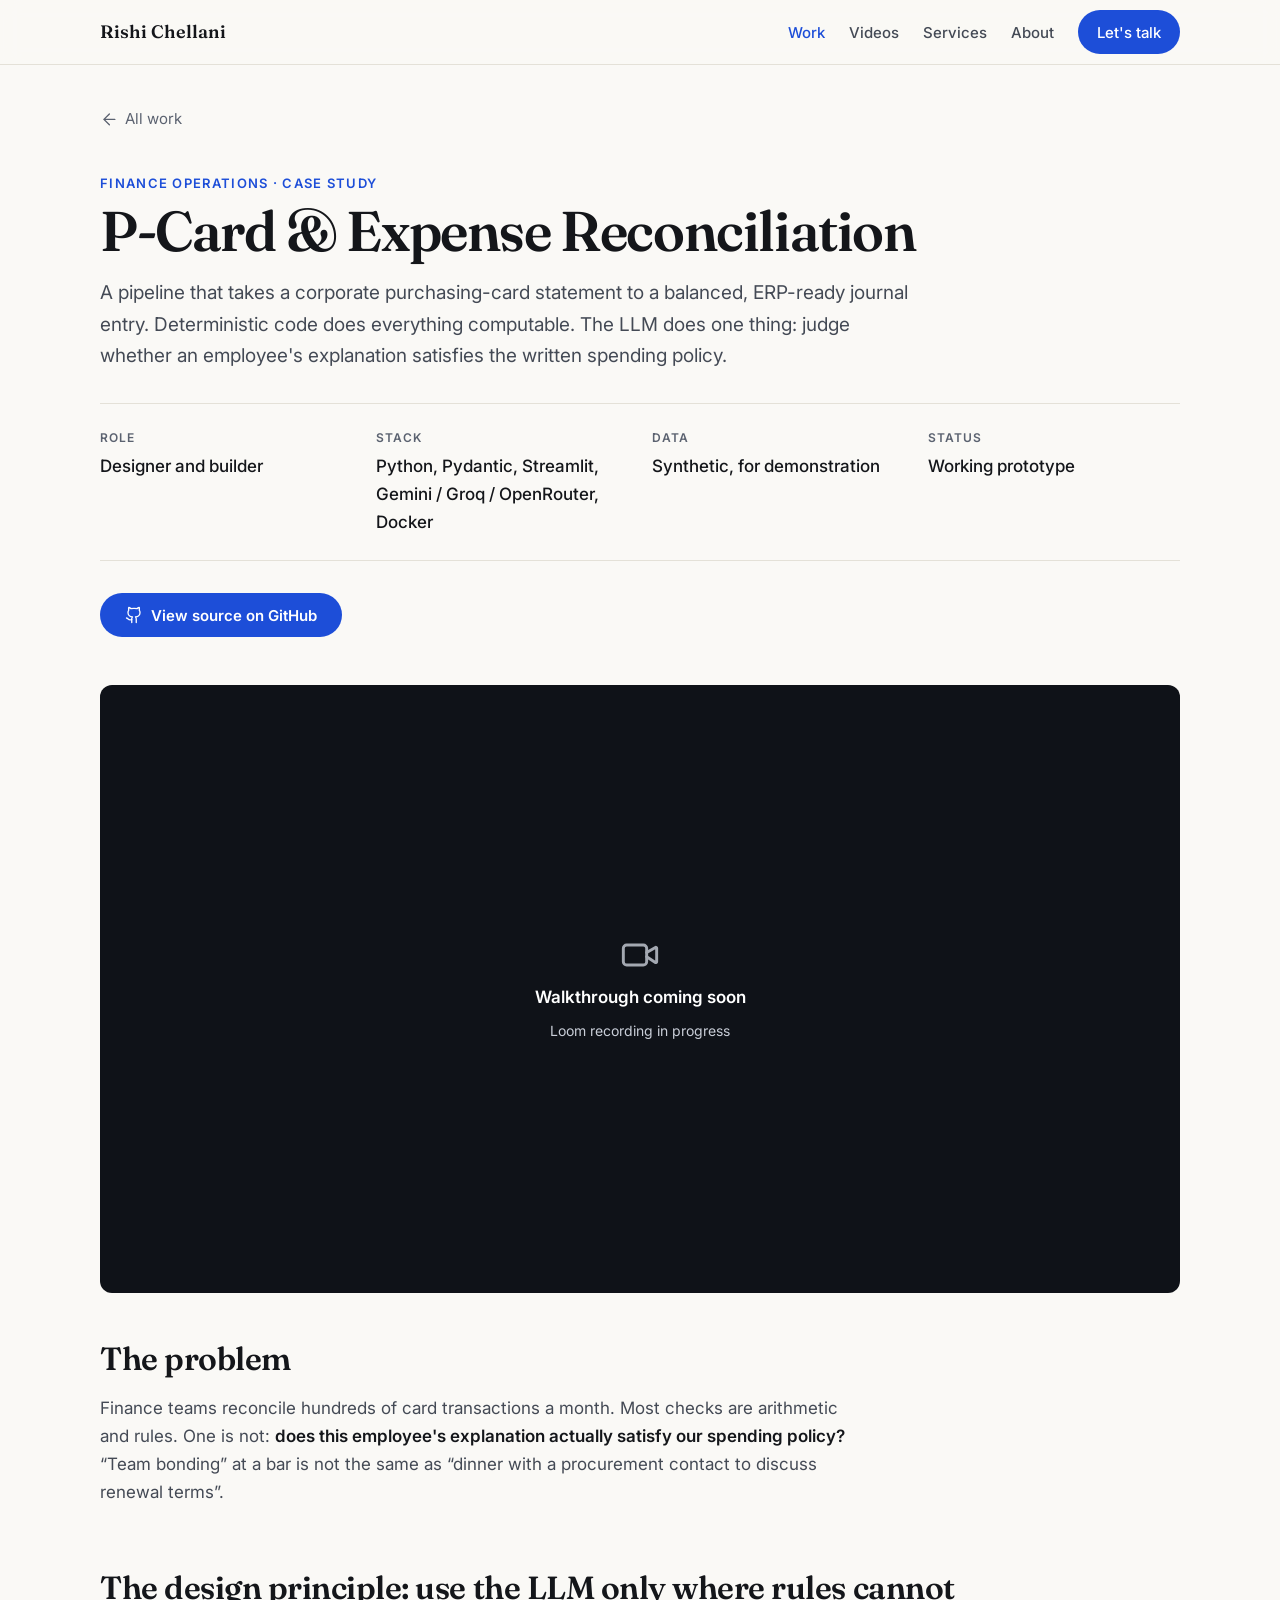
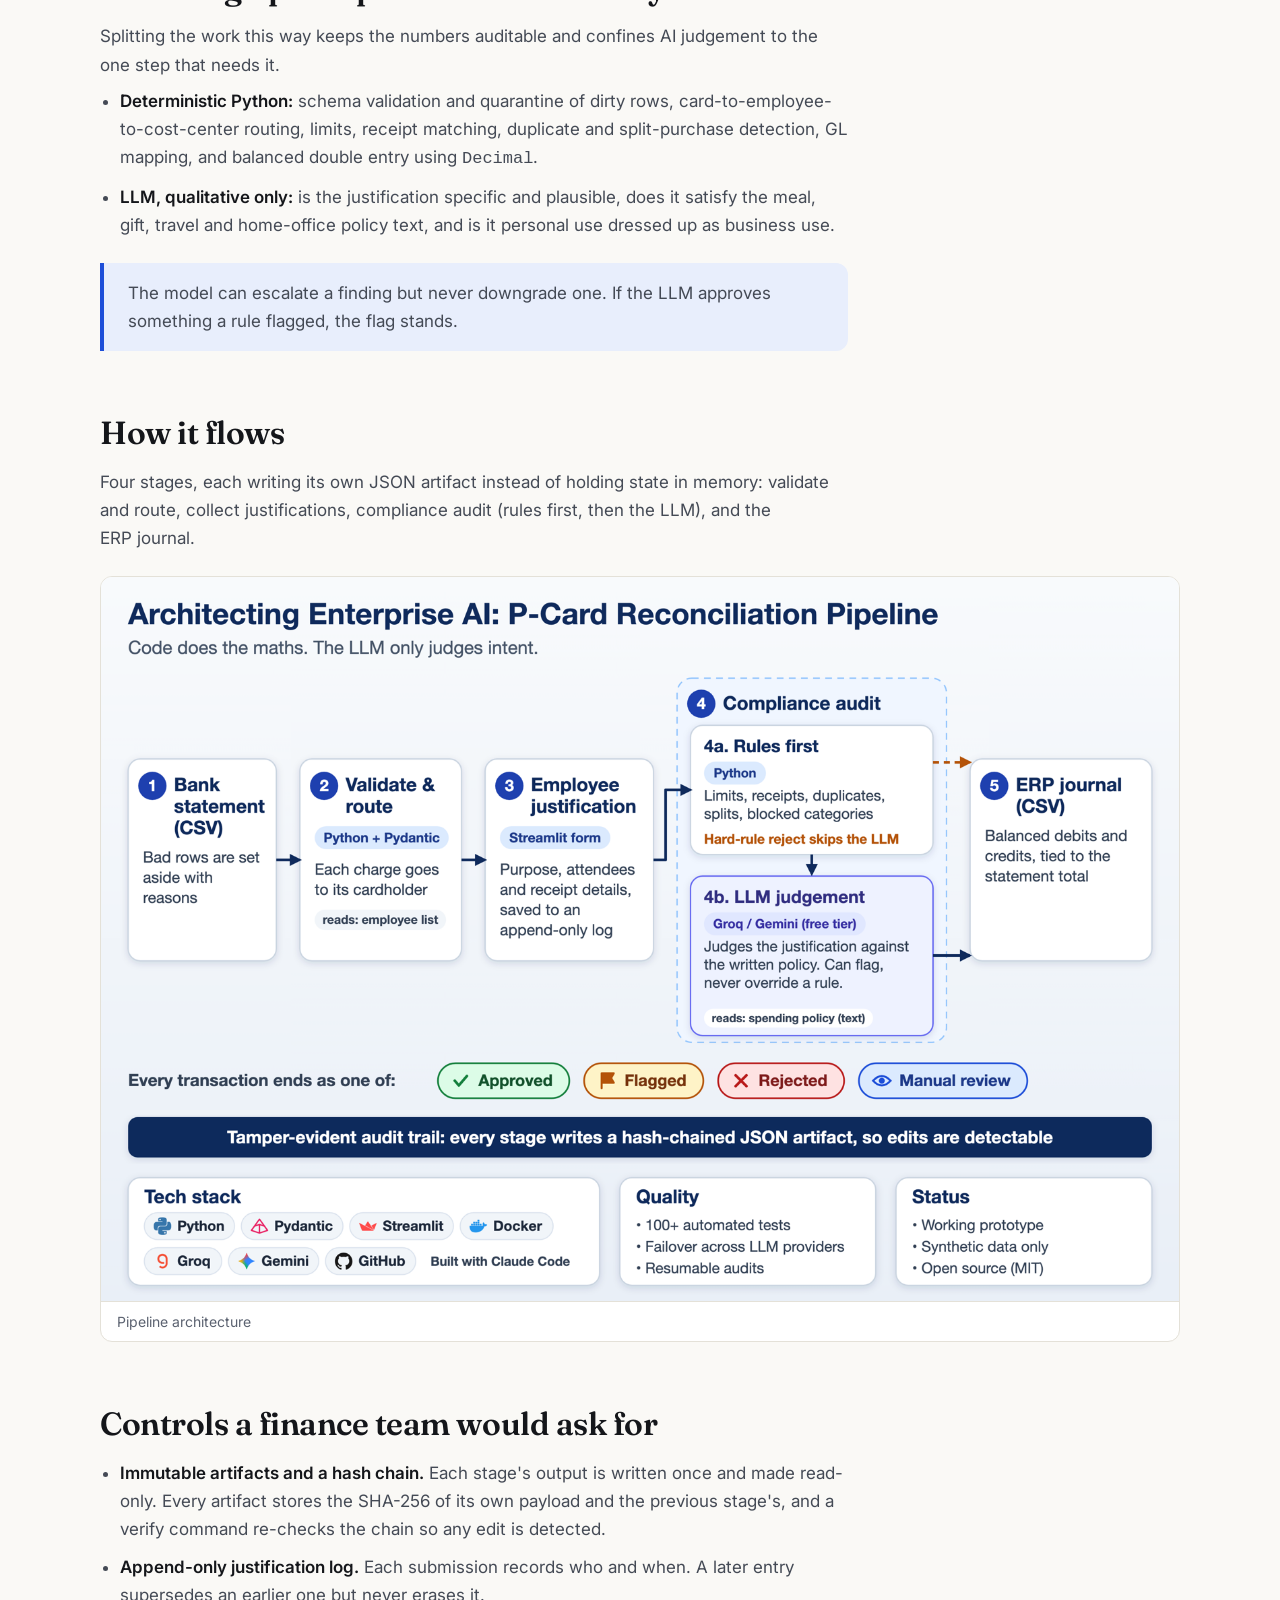
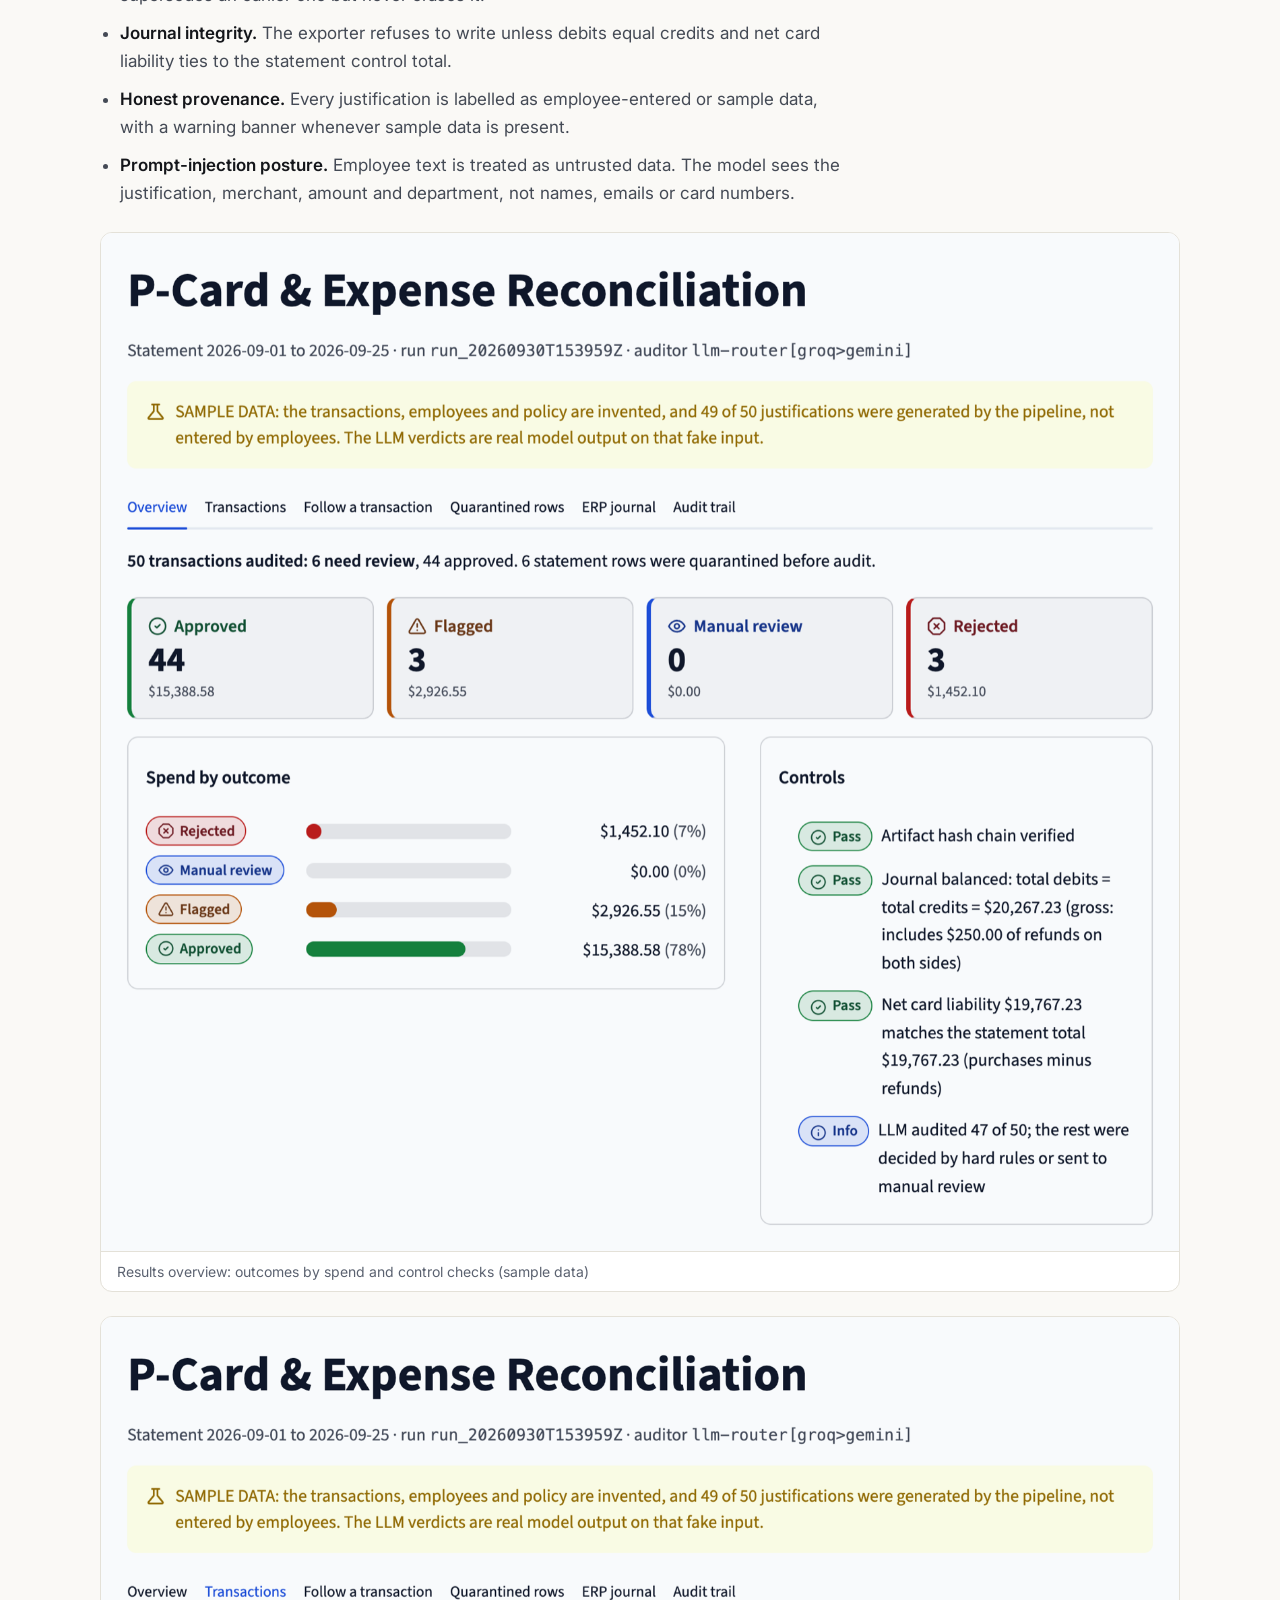
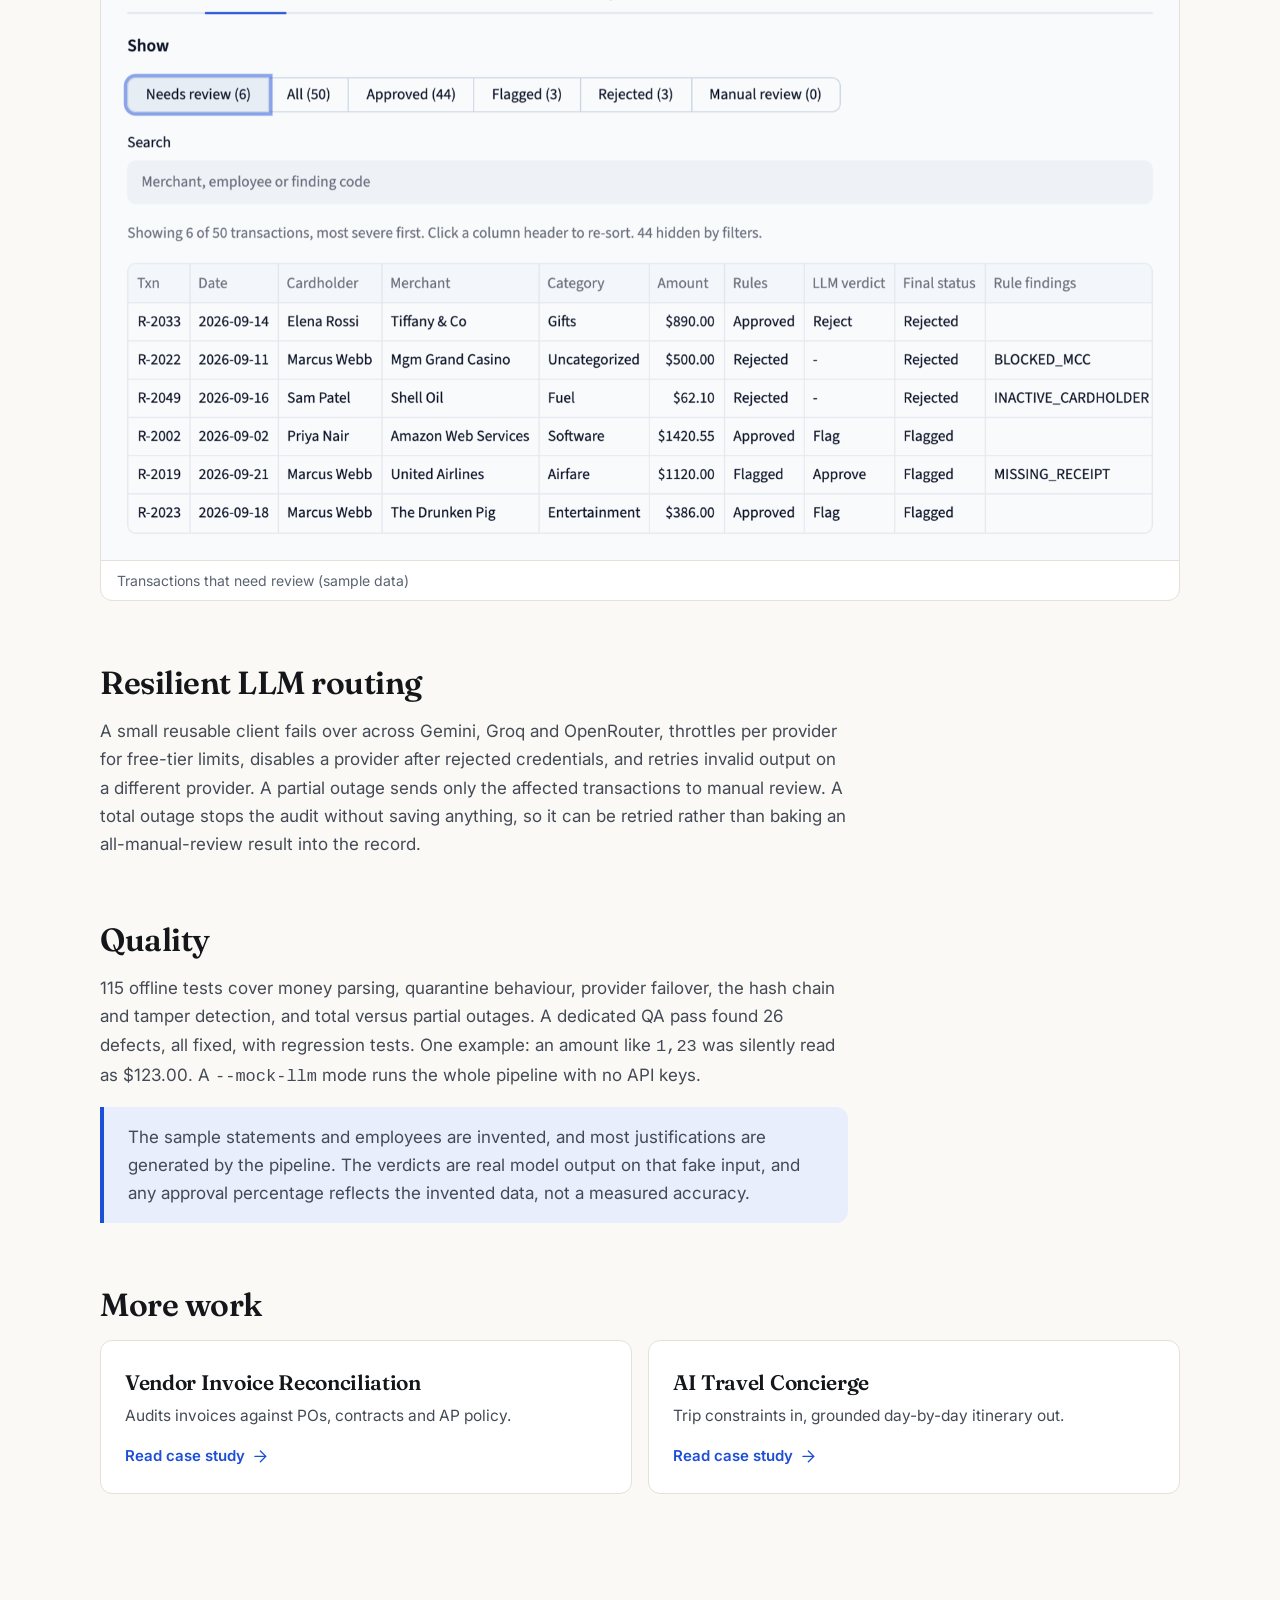
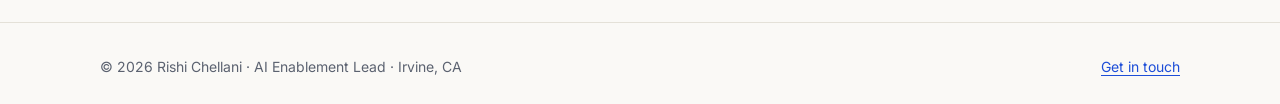
<file: projects/p-card-reconciler.html>
<!DOCTYPE html>
<html lang="en">
<head>
<meta charset="UTF-8">
<meta name="viewport" content="width=device-width, initial-scale=1.0">
<title>P-Card &amp; Expense Reconciliation — Rishi Chellani</title>
<meta name="description" content="A deterministic plus LLM pipeline that takes a corporate card statement to a balanced ERP journal entry, with a hash-chained audit trail.">
<link rel="canonical" href="https://rishichellani.com/projects/p-card-reconciler.html">
<meta name="theme-color" content="#faf9f6">
<meta property="og:type" content="article">
<meta property="og:title" content="P-Card &amp; Expense Reconciliation — Rishi Chellani">
<meta property="og:description" content="A deterministic plus LLM pipeline that takes a corporate card statement to a balanced ERP journal entry, with a hash-chained audit trail.">
<meta property="og:url" content="https://rishichellani.com/projects/p-card-reconciler.html">
<meta name="twitter:card" content="summary">
<link rel="preconnect" href="https://fonts.googleapis.com">
<link rel="preconnect" href="https://fonts.gstatic.com" crossorigin>
<link rel="stylesheet" href="../assets/site.css">
<script defer src="https://cloud.umami.is/script.js" data-website-id="9c3e5e9e-6ef7-4074-9be3-7f592754f417"></script>
</head>
<body>
<a class="skip-link" href="#main">Skip to content</a>
<header class="site-nav">
  <div class="wrap nav-inner">
    <a class="brand" href="/">Rishi Chellani</a>
    <button class="menu-toggle" type="button" aria-expanded="false" aria-controls="nav-links" aria-label="Menu">
      <svg class="icon" aria-hidden="true"><use href="../assets/icons.svg#i-menu"/></svg>
    </button>
    <ul class="nav-links" id="nav-links">
      <li><a href="/#work" aria-current="page">Work</a></li>
      <li><a href="/#videos">Videos</a></li>
      <li><a href="/#services">Services</a></li>
      <li><a href="/#about">About</a></li>
      <li><a class="btn btn-primary" href="/#contact" data-umami-event="Contact CTA" data-umami-event-from="p-card-reconciler nav">Let's talk</a></li>
    </ul>
  </div>
</header>
<main id="main">
  <div class="wrap">
    <p class="crumb"><a href="/#work"><svg class="icon" aria-hidden="true"><use href="../assets/icons.svg#i-arrow-left"/></svg> All work</a></p>
    <div class="case-hero">
      <p class="eyebrow">Finance operations · Case study</p>
      <h1>P-Card &amp; Expense Reconciliation</h1>
      <p class="lede">A pipeline that takes a corporate purchasing-card statement to a balanced, ERP-ready journal entry. Deterministic code does everything computable. The LLM does one thing: judge whether an employee's explanation satisfies the written spending policy.</p>
      <dl class="facts">
        <div><dt>Role</dt><dd>Designer and builder</dd></div>
        <div><dt>Stack</dt><dd>Python, Pydantic, Streamlit, Gemini / Groq / OpenRouter, Docker</dd></div>
        <div><dt>Data</dt><dd>Synthetic, for demonstration</dd></div>
        <div><dt>Status</dt><dd>Working prototype</dd></div>
      </dl>
      <div class="hero-actions">
        <a class="btn btn-primary" href="https://github.com/rishichellani/p-card-reconciliation" target="_blank" rel="noopener" data-umami-event="Source code click" data-umami-event-project="p-card-reconciler"><svg class="icon" aria-hidden="true"><use href="../assets/icons.svg#i-github"/></svg> View source on GitHub</a>
      </div>
    </div>

    <div class="video" data-loom-id="" data-title="P-Card &amp; Expense Reconciliation walkthrough">
      <div class="video-empty">
        <svg class="icon" aria-hidden="true"><use href="../assets/icons.svg#i-video"/></svg>
        <strong>Walkthrough coming soon</strong>
        <span>Loom recording in progress</span>
      </div>
    </div>

    <div class="case-body">
      <section>
        <h2>The problem</h2>
        <p>Finance teams reconcile hundreds of card transactions a month. Most checks are arithmetic and rules. One is not: <strong>does this employee's explanation actually satisfy our spending policy?</strong> “Team bonding” at a bar is not the same as “dinner with a procurement contact to discuss renewal terms”.</p>
      </section>

      <section>
        <h2>The design principle: use the LLM only where rules cannot</h2>
        <p>Splitting the work this way keeps the numbers auditable and confines AI judgement to the one step that needs it.</p>
        <ul>
          <li><strong>Deterministic Python:</strong> schema validation and quarantine of dirty rows, card-to-employee-to-cost-center routing, limits, receipt matching, duplicate and split-purchase detection, GL mapping, and balanced double entry using <code>Decimal</code>.</li>
          <li><strong>LLM, qualitative only:</strong> is the justification specific and plausible, does it satisfy the meal, gift, travel and home-office policy text, and is it personal use dressed up as business use.</li>
        </ul>
        <p class="callout">The model can escalate a finding but never downgrade one. If the LLM approves something a rule flagged, the flag stands.</p>
      </section>

      <section>
        <h2>How it flows</h2>
        <p>Four stages, each writing its own JSON artifact instead of holding state in memory: validate and route, collect justifications, compliance audit (rules first, then the LLM), and the ERP journal.</p>
        <div class="shots">
          <figure><img src="../assets/img/pcard-p-card-architecture-claude.png" alt="Architecture diagram of the four-stage P-card reconciliation pipeline" width="1600" height="900" loading="lazy"><figcaption>Pipeline architecture</figcaption></figure>
        </div>
      </section>

      <section>
        <h2>Controls a finance team would ask for</h2>
        <ul>
          <li><strong>Immutable artifacts and a hash chain.</strong> Each stage's output is written once and made read-only. Every artifact stores the SHA-256 of its own payload and the previous stage's, and a verify command re-checks the chain so any edit is detected.</li>
          <li><strong>Append-only justification log.</strong> Each submission records who and when. A later entry supersedes an earlier one but never erases it.</li>
          <li><strong>Journal integrity.</strong> The exporter refuses to write unless debits equal credits and net card liability ties to the statement control total.</li>
          <li><strong>Honest provenance.</strong> Every justification is labelled as employee-entered or sample data, with a warning banner whenever sample data is present.</li>
          <li><strong>Prompt-injection posture.</strong> Employee text is treated as untrusted data. The model sees the justification, merchant, amount and department, not names, emails or card numbers.</li>
        </ul>
        <div class="shots">
          <figure><img src="../assets/img/pcard-final-overview.png" alt="Results overview showing 44 approved, 3 flagged, 3 rejected transactions and passing control checks" width="1600" height="1520" loading="lazy"><figcaption>Results overview: outcomes by spend and control checks (sample data)</figcaption></figure>
          <figure><img src="../assets/img/pcard-final-needs-review.png" alt="Filtered list of transactions that need review" width="1600" height="900" loading="lazy"><figcaption>Transactions that need review (sample data)</figcaption></figure>
        </div>
      </section>

      <section>
        <h2>Resilient LLM routing</h2>
        <p>A small reusable client fails over across Gemini, Groq and OpenRouter, throttles per provider for free-tier limits, disables a provider after rejected credentials, and retries invalid output on a different provider. A partial outage sends only the affected transactions to manual review. A total outage stops the audit without saving anything, so it can be retried rather than baking an all-manual-review result into the record.</p>
      </section>

      <section>
        <h2>Quality</h2>
        <p>115 offline tests cover money parsing, quarantine behaviour, provider failover, the hash chain and tamper detection, and total versus partial outages. A dedicated QA pass found 26 defects, all fixed, with regression tests. One example: an amount like <code>1,23</code> was silently read as $123.00. A <code>--mock-llm</code> mode runs the whole pipeline with no API keys.</p>
        <p class="callout">The sample statements and employees are invented, and most justifications are generated by the pipeline. The verdicts are real model output on that fake input, and any approval percentage reflects the invented data, not a measured accuracy.</p>
      </section>

      <section>
        <h2>More work</h2>
        <div class="next">
          <a class="card card-link" href="vendor-invoice-recon.html"><h3>Vendor Invoice Reconciliation</h3><p>Audits invoices against POs, contracts and AP policy.</p><span class="more">Read case study <svg class="icon" aria-hidden="true"><use href="../assets/icons.svg#i-arrow-right"/></svg></span></a>
          <a class="card card-link" href="travel-concierge.html"><h3>AI Travel Concierge</h3><p>Trip constraints in, grounded day-by-day itinerary out.</p><span class="more">Read case study <svg class="icon" aria-hidden="true"><use href="../assets/icons.svg#i-arrow-right"/></svg></span></a>
        </div>
      </section>
    </div>
  </div>
</main>
<footer>
  <div class="wrap foot-inner">
    <span>© 2026 Rishi Chellani · AI Enablement Lead · Irvine, CA</span>
    <a href="/#contact" data-umami-event="Contact CTA" data-umami-event-from="p-card-reconciler footer">Get in touch</a>
  </div>
</footer>
<script src="../assets/site.js"></script>
</body>
</html>
</file>
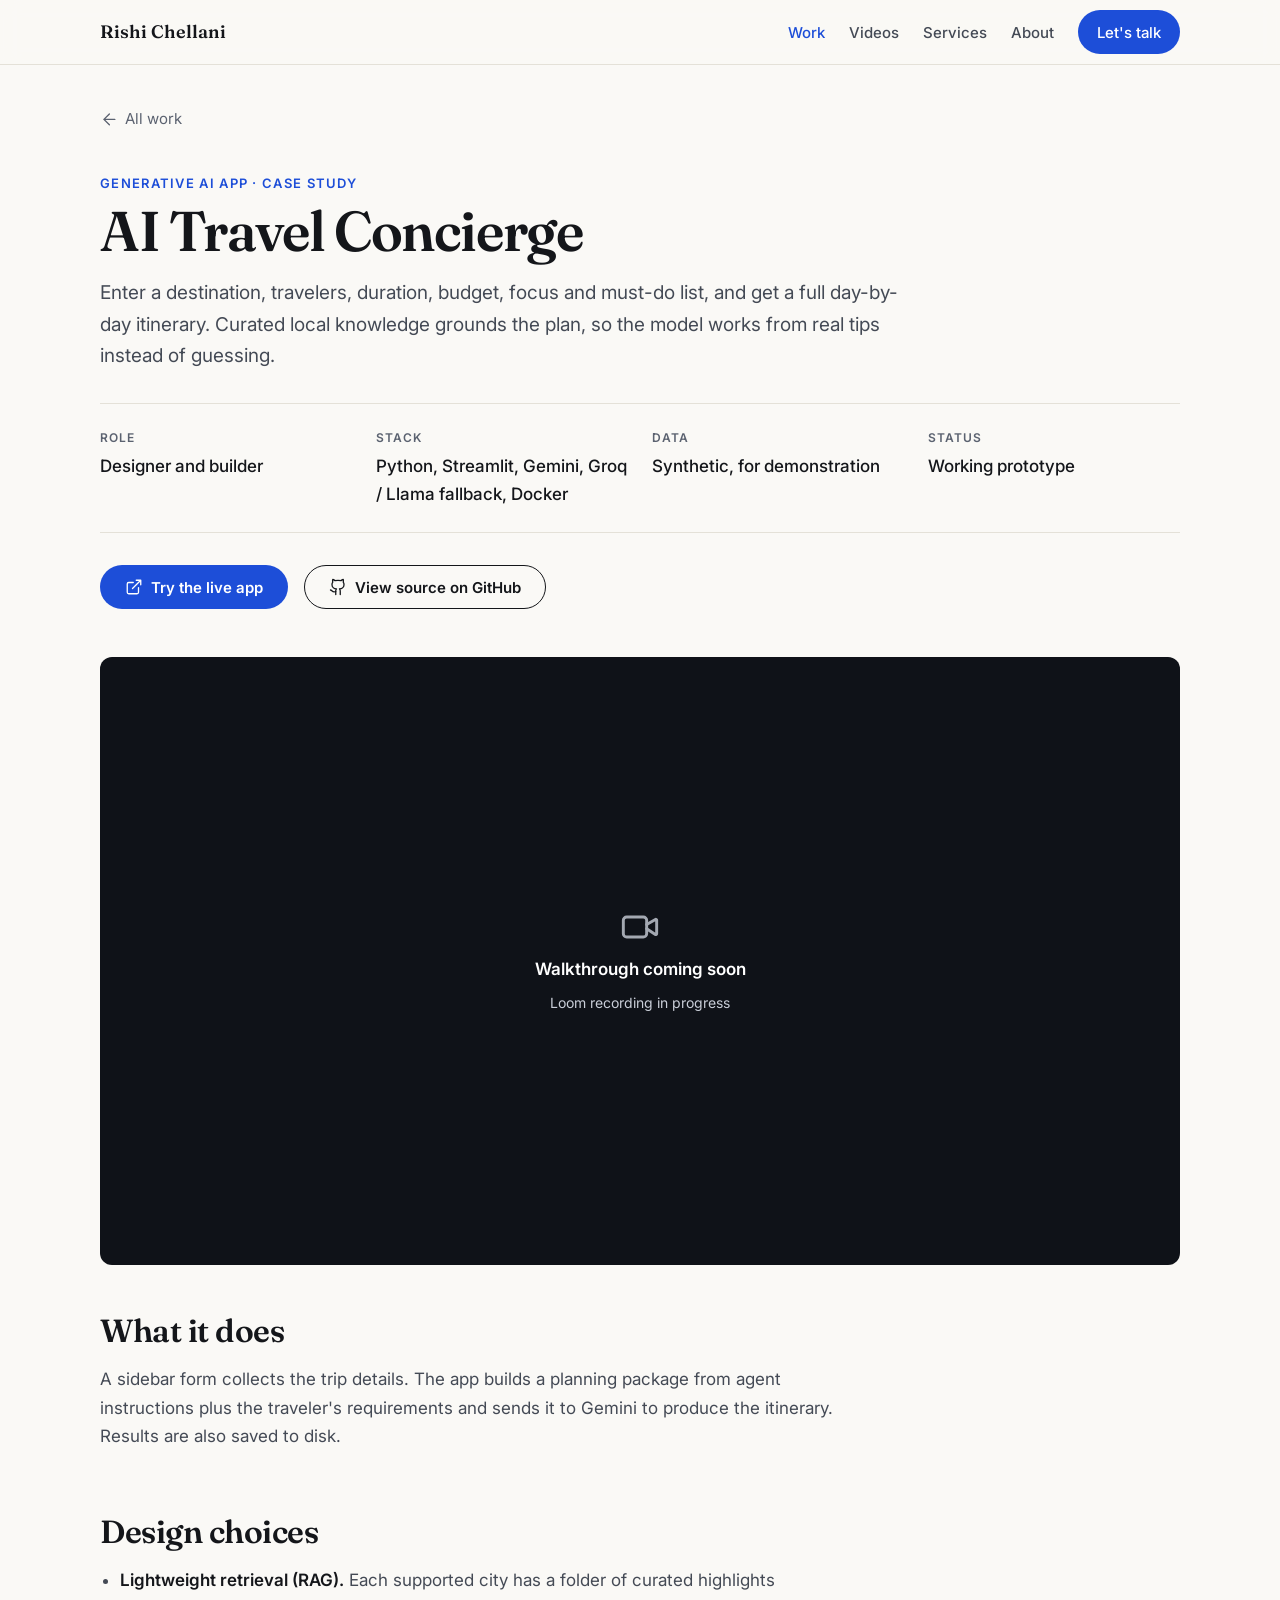
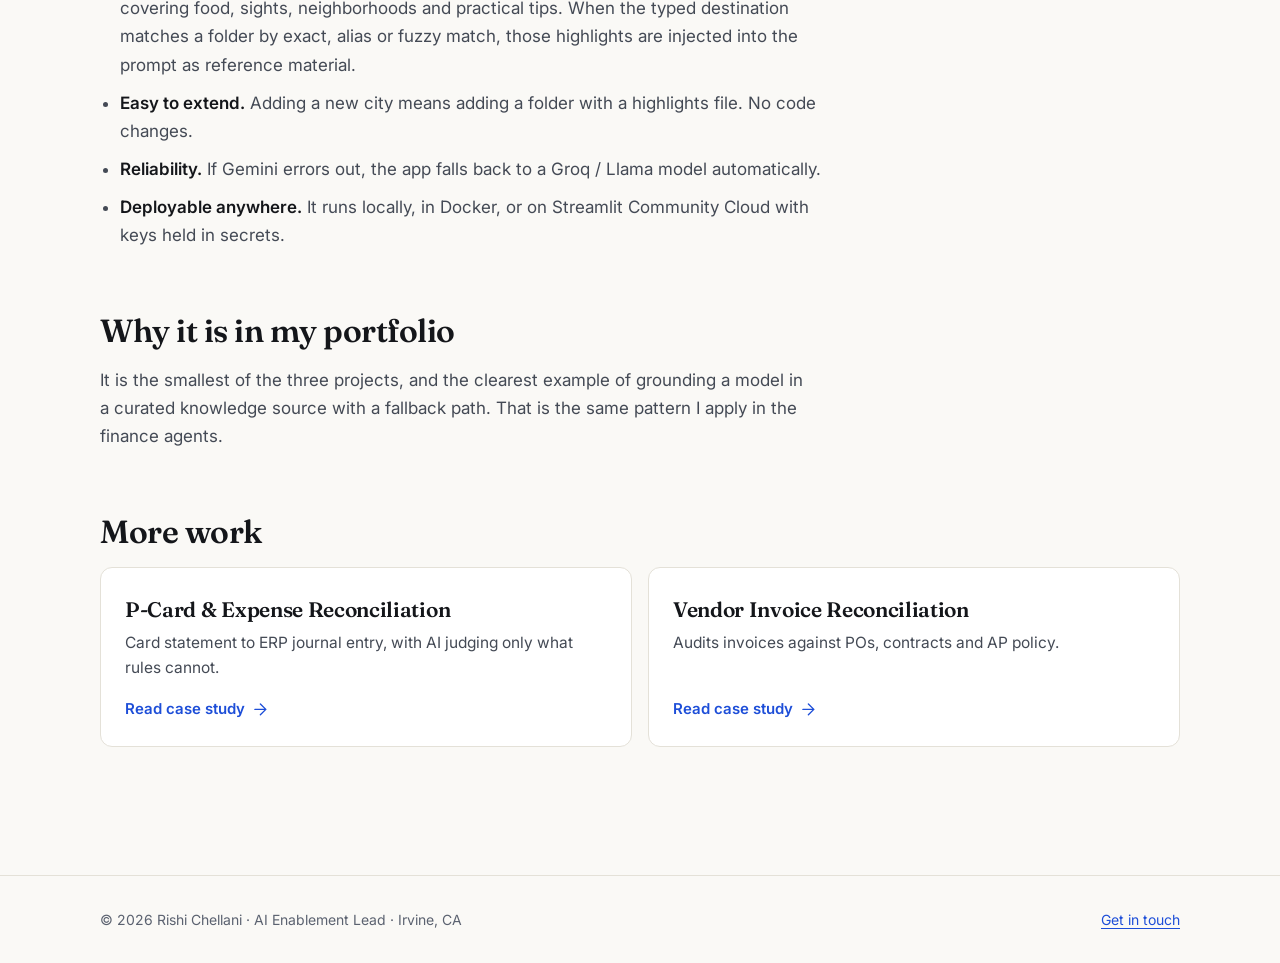
<file: projects/travel-concierge.html>
<!DOCTYPE html>
<html lang="en">
<head>
<meta charset="UTF-8">
<meta name="viewport" content="width=device-width, initial-scale=1.0">
<title>AI Travel Concierge — Rishi Chellani</title>
<meta name="description" content="A Streamlit app that turns trip constraints into a day-by-day itinerary, grounded in curated local knowledge with a fallback model.">
<link rel="canonical" href="https://rishichellani.com/projects/travel-concierge.html">
<meta name="theme-color" content="#faf9f6">
<meta property="og:type" content="article">
<meta property="og:title" content="AI Travel Concierge — Rishi Chellani">
<meta property="og:description" content="A Streamlit app that turns trip constraints into a day-by-day itinerary, grounded in curated local knowledge with a fallback model.">
<meta property="og:url" content="https://rishichellani.com/projects/travel-concierge.html">
<meta name="twitter:card" content="summary">
<link rel="preconnect" href="https://fonts.googleapis.com">
<link rel="preconnect" href="https://fonts.gstatic.com" crossorigin>
<link rel="stylesheet" href="../assets/site.css">
<script defer src="https://cloud.umami.is/script.js" data-website-id="9c3e5e9e-6ef7-4074-9be3-7f592754f417"></script>
</head>
<body>
<a class="skip-link" href="#main">Skip to content</a>
<header class="site-nav">
  <div class="wrap nav-inner">
    <a class="brand" href="/">Rishi Chellani</a>
    <button class="menu-toggle" type="button" aria-expanded="false" aria-controls="nav-links" aria-label="Menu">
      <svg class="icon" aria-hidden="true"><use href="../assets/icons.svg#i-menu"/></svg>
    </button>
    <ul class="nav-links" id="nav-links">
      <li><a href="/#work" aria-current="page">Work</a></li>
      <li><a href="/#videos">Videos</a></li>
      <li><a href="/#services">Services</a></li>
      <li><a href="/#about">About</a></li>
      <li><a class="btn btn-primary" href="/#contact" data-umami-event="Contact CTA" data-umami-event-from="travel-concierge nav">Let's talk</a></li>
    </ul>
  </div>
</header>
<main id="main">
  <div class="wrap">
    <p class="crumb"><a href="/#work"><svg class="icon" aria-hidden="true"><use href="../assets/icons.svg#i-arrow-left"/></svg> All work</a></p>
    <div class="case-hero">
      <p class="eyebrow">Generative AI app · Case study</p>
      <h1>AI Travel Concierge</h1>
      <p class="lede">Enter a destination, travelers, duration, budget, focus and must-do list, and get a full day-by-day itinerary. Curated local knowledge grounds the plan, so the model works from real tips instead of guessing.</p>
      <dl class="facts">
        <div><dt>Role</dt><dd>Designer and builder</dd></div>
        <div><dt>Stack</dt><dd>Python, Streamlit, Gemini, Groq / Llama fallback, Docker</dd></div>
        <div><dt>Data</dt><dd>Synthetic, for demonstration</dd></div>
        <div><dt>Status</dt><dd>Working prototype</dd></div>
      </dl>
      <div class="hero-actions">
        <a class="btn btn-primary" href="https://rishichellani-travel-concierge-app-ukagdi.streamlit.app" target="_blank" rel="noopener" data-umami-event="Live app click" data-umami-event-project="travel-concierge"><svg class="icon" aria-hidden="true"><use href="../assets/icons.svg#i-external"/></svg> Try the live app</a>
        <a class="btn btn-ghost" href="https://github.com/rishichellani/travel-concierge" target="_blank" rel="noopener" data-umami-event="Source code click" data-umami-event-project="travel-concierge"><svg class="icon" aria-hidden="true"><use href="../assets/icons.svg#i-github"/></svg> View source on GitHub</a>
      </div>
    </div>

    <div class="video" data-loom-id="" data-title="AI Travel Concierge walkthrough">
      <div class="video-empty">
        <svg class="icon" aria-hidden="true"><use href="../assets/icons.svg#i-video"/></svg>
        <strong>Walkthrough coming soon</strong>
        <span>Loom recording in progress</span>
      </div>
    </div>

    <div class="case-body">
      <section>
        <h2>What it does</h2>
        <p>A sidebar form collects the trip details. The app builds a planning package from agent instructions plus the traveler's requirements and sends it to Gemini to produce the itinerary. Results are also saved to disk.</p>
      </section>

      <section>
        <h2>Design choices</h2>
        <ul>
          <li><strong>Lightweight retrieval (RAG).</strong> Each supported city has a folder of curated highlights covering food, sights, neighborhoods and practical tips. When the typed destination matches a folder by exact, alias or fuzzy match, those highlights are injected into the prompt as reference material.</li>
          <li><strong>Easy to extend.</strong> Adding a new city means adding a folder with a highlights file. No code changes.</li>
          <li><strong>Reliability.</strong> If Gemini errors out, the app falls back to a Groq / Llama model automatically.</li>
          <li><strong>Deployable anywhere.</strong> It runs locally, in Docker, or on Streamlit Community Cloud with keys held in secrets.</li>
        </ul>
      </section>

      <section>
        <h2>Why it is in my portfolio</h2>
        <p>It is the smallest of the three projects, and the clearest example of grounding a model in a curated knowledge source with a fallback path. That is the same pattern I apply in the finance agents.</p>
      </section>

      <section>
        <h2>More work</h2>
        <div class="next">
          <a class="card card-link" href="p-card-reconciler.html"><h3>P-Card &amp; Expense Reconciliation</h3><p>Card statement to ERP journal entry, with AI judging only what rules cannot.</p><span class="more">Read case study <svg class="icon" aria-hidden="true"><use href="../assets/icons.svg#i-arrow-right"/></svg></span></a>
          <a class="card card-link" href="vendor-invoice-recon.html"><h3>Vendor Invoice Reconciliation</h3><p>Audits invoices against POs, contracts and AP policy.</p><span class="more">Read case study <svg class="icon" aria-hidden="true"><use href="../assets/icons.svg#i-arrow-right"/></svg></span></a>
        </div>
      </section>
    </div>
  </div>
</main>
<footer>
  <div class="wrap foot-inner">
    <span>© 2026 Rishi Chellani · AI Enablement Lead · Irvine, CA</span>
    <a href="/#contact" data-umami-event="Contact CTA" data-umami-event-from="travel-concierge footer">Get in touch</a>
  </div>
</footer>
<script src="../assets/site.js"></script>
</body>
</html>
</file>
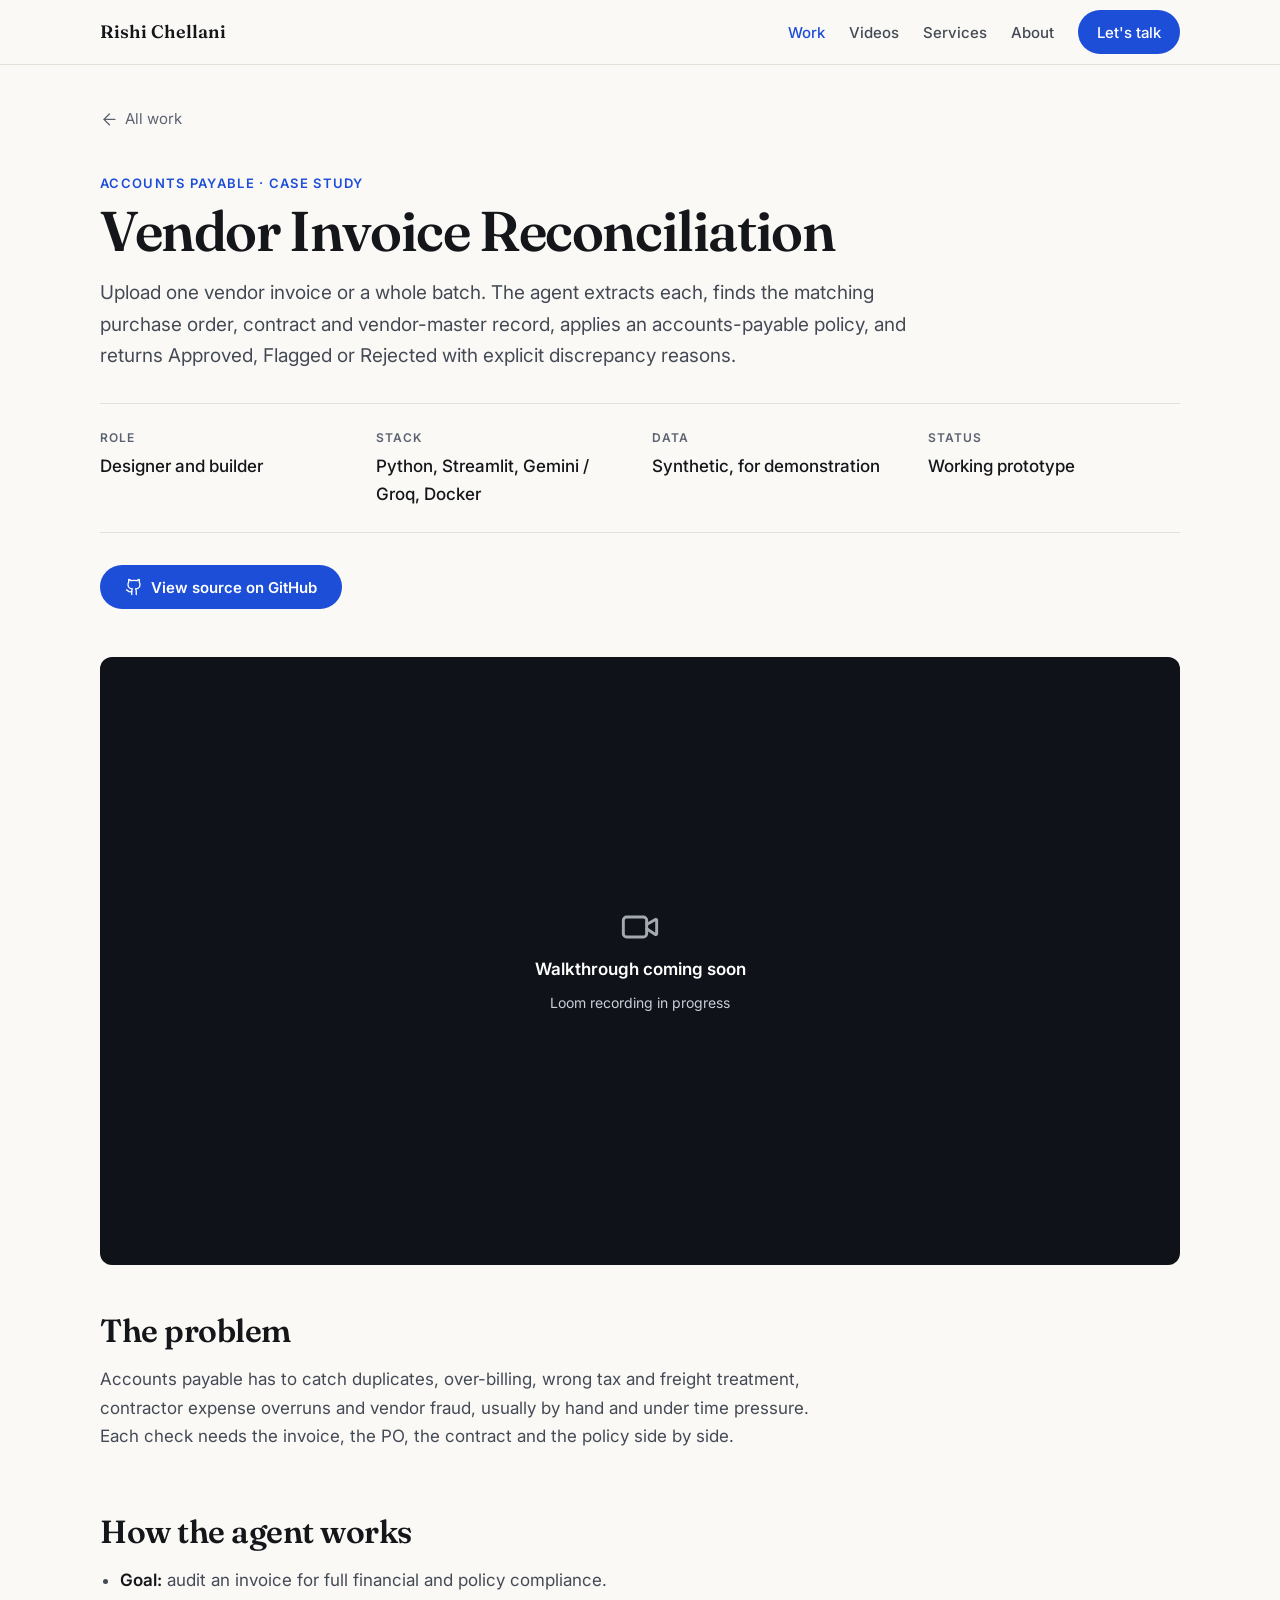
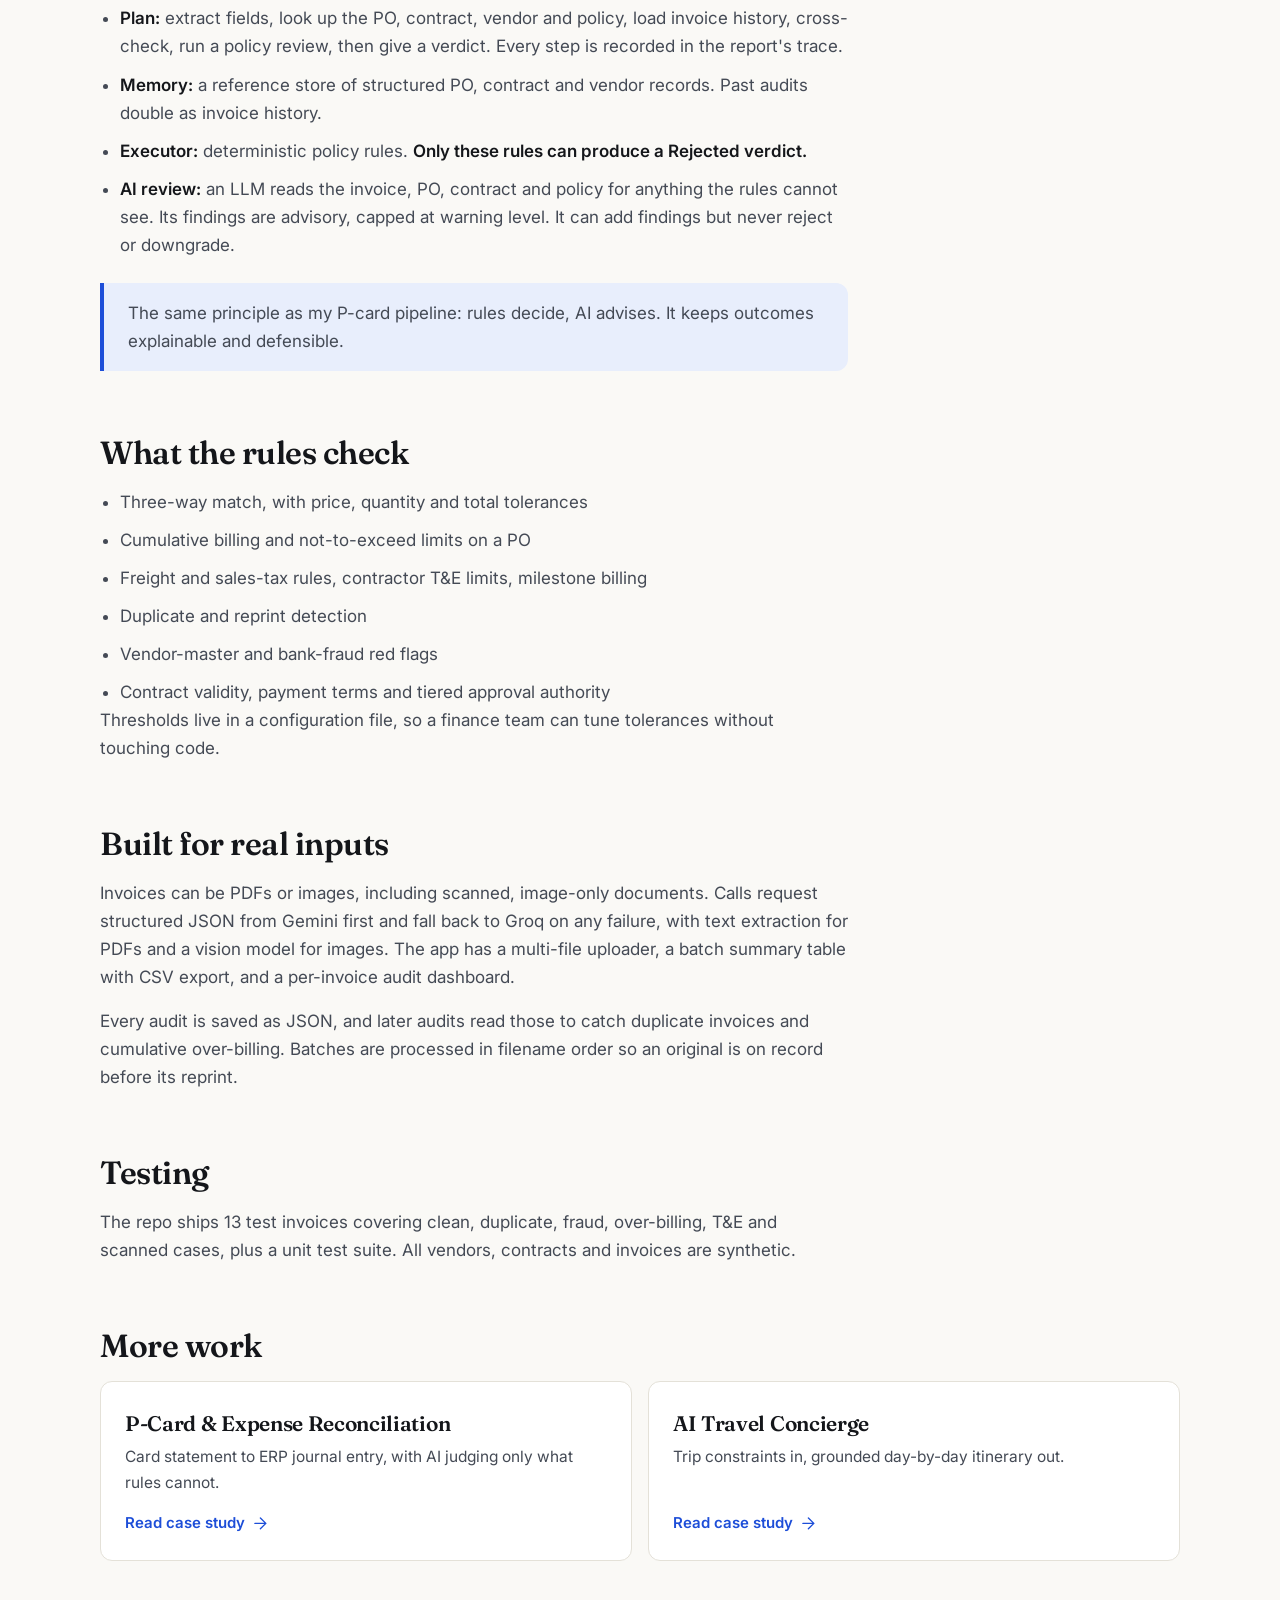
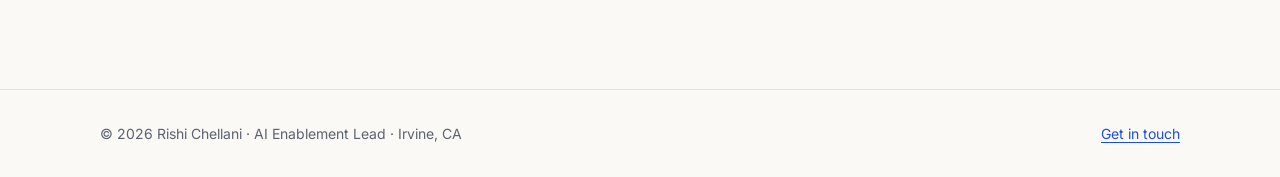
<file: projects/vendor-invoice-recon.html>
<!DOCTYPE html>
<html lang="en">
<head>
<meta charset="UTF-8">
<meta name="viewport" content="width=device-width, initial-scale=1.0">
<title>Vendor Invoice Reconciliation — Rishi Chellani</title>
<meta name="description" content="An AI agent that audits vendor invoices against purchase orders, contracts and AP policy, and returns Approved, Flagged or Rejected with explicit reasons.">
<link rel="canonical" href="https://rishichellani.com/projects/vendor-invoice-recon.html">
<meta name="theme-color" content="#faf9f6">
<meta property="og:type" content="article">
<meta property="og:title" content="Vendor Invoice Reconciliation — Rishi Chellani">
<meta property="og:description" content="An AI agent that audits vendor invoices against purchase orders, contracts and AP policy, and returns Approved, Flagged or Rejected with explicit reasons.">
<meta property="og:url" content="https://rishichellani.com/projects/vendor-invoice-recon.html">
<meta name="twitter:card" content="summary">
<link rel="preconnect" href="https://fonts.googleapis.com">
<link rel="preconnect" href="https://fonts.gstatic.com" crossorigin>
<link rel="stylesheet" href="../assets/site.css">
<script defer src="https://cloud.umami.is/script.js" data-website-id="9c3e5e9e-6ef7-4074-9be3-7f592754f417"></script>
</head>
<body>
<a class="skip-link" href="#main">Skip to content</a>
<header class="site-nav">
  <div class="wrap nav-inner">
    <a class="brand" href="/">Rishi Chellani</a>
    <button class="menu-toggle" type="button" aria-expanded="false" aria-controls="nav-links" aria-label="Menu">
      <svg class="icon" aria-hidden="true"><use href="../assets/icons.svg#i-menu"/></svg>
    </button>
    <ul class="nav-links" id="nav-links">
      <li><a href="/#work" aria-current="page">Work</a></li>
      <li><a href="/#videos">Videos</a></li>
      <li><a href="/#services">Services</a></li>
      <li><a href="/#about">About</a></li>
      <li><a class="btn btn-primary" href="/#contact" data-umami-event="Contact CTA" data-umami-event-from="vendor-invoice-recon nav">Let's talk</a></li>
    </ul>
  </div>
</header>
<main id="main">
  <div class="wrap">
    <p class="crumb"><a href="/#work"><svg class="icon" aria-hidden="true"><use href="../assets/icons.svg#i-arrow-left"/></svg> All work</a></p>
    <div class="case-hero">
      <p class="eyebrow">Accounts payable · Case study</p>
      <h1>Vendor Invoice Reconciliation</h1>
      <p class="lede">Upload one vendor invoice or a whole batch. The agent extracts each, finds the matching purchase order, contract and vendor-master record, applies an accounts-payable policy, and returns Approved, Flagged or Rejected with explicit discrepancy reasons.</p>
      <dl class="facts">
        <div><dt>Role</dt><dd>Designer and builder</dd></div>
        <div><dt>Stack</dt><dd>Python, Streamlit, Gemini / Groq, Docker</dd></div>
        <div><dt>Data</dt><dd>Synthetic, for demonstration</dd></div>
        <div><dt>Status</dt><dd>Working prototype</dd></div>
      </dl>
      <div class="hero-actions">
        <a class="btn btn-primary" href="https://github.com/rishichellani/vendor-invoice-agent" target="_blank" rel="noopener" data-umami-event="Source code click" data-umami-event-project="vendor-invoice-recon"><svg class="icon" aria-hidden="true"><use href="../assets/icons.svg#i-github"/></svg> View source on GitHub</a>
      </div>
    </div>

    <div class="video" data-loom-id="" data-title="Vendor Invoice Reconciliation walkthrough">
      <div class="video-empty">
        <svg class="icon" aria-hidden="true"><use href="../assets/icons.svg#i-video"/></svg>
        <strong>Walkthrough coming soon</strong>
        <span>Loom recording in progress</span>
      </div>
    </div>

    <div class="case-body">
      <section>
        <h2>The problem</h2>
        <p>Accounts payable has to catch duplicates, over-billing, wrong tax and freight treatment, contractor expense overruns and vendor fraud, usually by hand and under time pressure. Each check needs the invoice, the PO, the contract and the policy side by side.</p>
      </section>

      <section>
        <h2>How the agent works</h2>
        <ul>
          <li><strong>Goal:</strong> audit an invoice for full financial and policy compliance.</li>
          <li><strong>Plan:</strong> extract fields, look up the PO, contract, vendor and policy, load invoice history, cross-check, run a policy review, then give a verdict. Every step is recorded in the report's trace.</li>
          <li><strong>Memory:</strong> a reference store of structured PO, contract and vendor records. Past audits double as invoice history.</li>
          <li><strong>Executor:</strong> deterministic policy rules. <strong>Only these rules can produce a Rejected verdict.</strong></li>
          <li><strong>AI review:</strong> an LLM reads the invoice, PO, contract and policy for anything the rules cannot see. Its findings are advisory, capped at warning level. It can add findings but never reject or downgrade.</li>
        </ul>
        <p class="callout">The same principle as my P-card pipeline: rules decide, AI advises. It keeps outcomes explainable and defensible.</p>
      </section>

      <section>
        <h2>What the rules check</h2>
        <ul>
          <li>Three-way match, with price, quantity and total tolerances</li>
          <li>Cumulative billing and not-to-exceed limits on a PO</li>
          <li>Freight and sales-tax rules, contractor T&amp;E limits, milestone billing</li>
          <li>Duplicate and reprint detection</li>
          <li>Vendor-master and bank-fraud red flags</li>
          <li>Contract validity, payment terms and tiered approval authority</li>
        </ul>
        <p>Thresholds live in a configuration file, so a finance team can tune tolerances without touching code.</p>
      </section>

      <section>
        <h2>Built for real inputs</h2>
        <p>Invoices can be PDFs or images, including scanned, image-only documents. Calls request structured JSON from Gemini first and fall back to Groq on any failure, with text extraction for PDFs and a vision model for images. The app has a multi-file uploader, a batch summary table with CSV export, and a per-invoice audit dashboard.</p>
        <p>Every audit is saved as JSON, and later audits read those to catch duplicate invoices and cumulative over-billing. Batches are processed in filename order so an original is on record before its reprint.</p>
      </section>

      <section>
        <h2>Testing</h2>
        <p>The repo ships 13 test invoices covering clean, duplicate, fraud, over-billing, T&amp;E and scanned cases, plus a unit test suite. All vendors, contracts and invoices are synthetic.</p>
      </section>

      <section>
        <h2>More work</h2>
        <div class="next">
          <a class="card card-link" href="p-card-reconciler.html"><h3>P-Card &amp; Expense Reconciliation</h3><p>Card statement to ERP journal entry, with AI judging only what rules cannot.</p><span class="more">Read case study <svg class="icon" aria-hidden="true"><use href="../assets/icons.svg#i-arrow-right"/></svg></span></a>
          <a class="card card-link" href="travel-concierge.html"><h3>AI Travel Concierge</h3><p>Trip constraints in, grounded day-by-day itinerary out.</p><span class="more">Read case study <svg class="icon" aria-hidden="true"><use href="../assets/icons.svg#i-arrow-right"/></svg></span></a>
        </div>
      </section>
    </div>
  </div>
</main>
<footer>
  <div class="wrap foot-inner">
    <span>© 2026 Rishi Chellani · AI Enablement Lead · Irvine, CA</span>
    <a href="/#contact" data-umami-event="Contact CTA" data-umami-event-from="vendor-invoice-recon footer">Get in touch</a>
  </div>
</footer>
<script src="../assets/site.js"></script>
</body>
</html>
</file>
<file: assets/site.css>
/* Rishi Chellani portfolio — shared styles (editorial light) */

@import url('https://fonts.googleapis.com/css2?family=Fraunces:opsz,wght@9..144,500;9..144,600;9..144,700&family=Inter:wght@400;500;600&display=swap');

*, *::before, *::after { box-sizing: border-box; margin: 0; padding: 0; }

:root {
  /* color tokens */
  --bg: #faf9f6;
  --surface: #ffffff;
  --surface-alt: #f2f0ea;
  --ink: #14161a;
  --ink-2: #444a55;      /* 8.9:1 on --bg */
  --ink-3: #5b6270;      /* 5.9:1 on --bg */
  --line: #e4e1d8;
  --accent: #1d4ed8;     /* 6.7:1 on white */
  --accent-ink: #163ab0;
  --accent-soft: #e8eefc;
  --ok: #17703a;
  --warn: #9a5200;
  --focus: #1d4ed8;

  /* type */
  --serif: 'Fraunces', Georgia, 'Times New Roman', serif;
  --sans: 'Inter', -apple-system, BlinkMacSystemFont, 'Segoe UI', system-ui, sans-serif;

  /* spacing scale (8pt) */
  --s1: .5rem; --s2: 1rem; --s3: 1.5rem; --s4: 2rem; --s5: 3rem; --s6: 4rem; --s7: 6rem;

  --radius: 12px;
  --shadow: 0 1px 2px rgba(20,22,26,.04), 0 8px 24px rgba(20,22,26,.06);
  --max: 1080px;
  --measure: 68ch;
}

html { scroll-behavior: smooth; scroll-padding-top: 5rem; }

body {
  font-family: var(--sans);
  font-size: 1.0625rem;
  line-height: 1.65;
  color: var(--ink);
  background: var(--bg);
  -webkit-font-smoothing: antialiased;
}

img { max-width: 100%; height: auto; display: block; }
a { color: var(--accent); text-underline-offset: 3px; }
a:hover { color: var(--accent-ink); }

:focus-visible { outline: 3px solid var(--focus); outline-offset: 3px; border-radius: 4px; }

.skip-link {
  position: absolute; left: var(--s2); top: -4rem; z-index: 200;
  background: var(--ink); color: #fff; padding: .625rem 1rem; border-radius: 8px; text-decoration: none;
}
.skip-link:focus { top: var(--s1); color: #fff; }

.wrap { width: min(var(--max), 100% - 2.5rem); margin-inline: auto; }

/* ── type ── */
h1, h2, h3 { font-family: var(--serif); font-weight: 600; color: var(--ink); letter-spacing: -.015em; text-wrap: balance; }
h1 { font-size: clamp(2.5rem, 6vw, 4.25rem); line-height: 1.05; letter-spacing: -.025em; }
h2 { font-size: clamp(1.75rem, 3.6vw, 2.5rem); line-height: 1.15; }
h3 { font-size: 1.3125rem; line-height: 1.25; }
.eyebrow { font-size: .8125rem; font-weight: 600; letter-spacing: .1em; text-transform: uppercase; color: var(--accent); margin-bottom: var(--s1); }
.lede { font-size: 1.1875rem; color: var(--ink-2); max-width: var(--measure); text-wrap: pretty; }
p { text-wrap: pretty; }

/* ── nav ── */
.site-nav {
  position: sticky; top: 0; z-index: 100;
  background: rgba(250,249,246,.9); backdrop-filter: blur(10px); -webkit-backdrop-filter: blur(10px);
  border-bottom: 1px solid var(--line);
}
.nav-inner { display: flex; align-items: center; justify-content: space-between; height: 64px; }
.brand { font-family: var(--serif); font-weight: 600; font-size: 1.125rem; color: var(--ink); text-decoration: none; }
.brand:hover { color: var(--ink); }
.nav-links { display: flex; align-items: center; gap: var(--s3); list-style: none; }
.nav-links a { color: var(--ink-2); text-decoration: none; font-size: .9375rem; font-weight: 500; padding: .5rem 0; }
.nav-links a:hover, .nav-links a[aria-current="page"] { color: var(--accent); }
.nav-links .btn { color: #fff; padding: .5rem 1.125rem; }
.nav-links .btn:hover { color: #fff; }
.menu-toggle {
  display: none; background: none; border: 1px solid var(--line); border-radius: 8px;
  width: 44px; height: 44px; align-items: center; justify-content: center; cursor: pointer; color: var(--ink);
}

/* ── buttons ── */
.btn {
  display: inline-flex; align-items: center; justify-content: center; gap: .5rem;
  min-height: 44px; padding: .75rem 1.5rem; border-radius: 999px;
  font: 600 .9375rem/1 var(--sans); text-decoration: none; cursor: pointer;
  border: 1.5px solid transparent; transition: background .18s ease, border-color .18s ease, color .18s ease;
}
.btn-primary { background: var(--accent); color: #fff; }
.btn-primary:hover { background: var(--accent-ink); color: #fff; }
.btn-ghost { background: transparent; color: var(--ink); border-color: var(--ink); }
.btn-ghost:hover { background: var(--ink); color: #fff; }
.btn svg { width: 18px; height: 18px; flex-shrink: 0; }
.btn[disabled] { opacity: .5; cursor: progress; }

.icon { width: 1.25em; height: 1.25em; stroke: currentColor; fill: none; stroke-width: 1.75; stroke-linecap: round; stroke-linejoin: round; flex-shrink: 0; }

/* ── sections ── */
section { padding-block: var(--s7); }
.section-head { margin-bottom: var(--s5); }
.section-head .lede { margin-top: var(--s2); }
.alt { background: var(--surface-alt); }

/* ── hero ── */
.hero { padding-block: clamp(4rem, 10vw, 7.5rem) var(--s6); }
.hero h1 em { font-style: italic; color: var(--accent); }
.hero .lede { margin-top: var(--s3); font-size: 1.3125rem; }
.hero-actions { display: flex; flex-wrap: wrap; gap: var(--s2); margin-top: var(--s4); }
.status {
  display: inline-flex; align-items: center; gap: .625rem; margin-bottom: var(--s3);
  font-size: .875rem; font-weight: 500; color: var(--ink-2);
  background: var(--surface); border: 1px solid var(--line); border-radius: 999px; padding: .375rem 1rem;
}
.status::before { content: ''; width: 8px; height: 8px; border-radius: 50%; background: #1f9d55; }
.proof { display: flex; flex-wrap: wrap; gap: var(--s1) var(--s4); margin-top: var(--s5); padding-top: var(--s3); border-top: 1px solid var(--line); color: var(--ink-3); font-size: .9375rem; }
.proof strong { color: var(--ink); font-weight: 600; }

.proof-grid { display: grid; grid-template-columns: repeat(auto-fit, minmax(190px, 1fr)); gap: var(--s3); margin-top: var(--s5); padding-top: var(--s3); border-top: 1px solid var(--line); }
.proof-grid dt { font-family: var(--serif); font-size: 2rem; font-weight: 600; line-height: 1.1; color: var(--ink); }
.proof-grid dd { margin-top: .25rem; font-size: .9375rem; color: var(--ink-3); }

/* ── cards ── */
.grid { display: grid; gap: var(--s3); }
.grid-3 { grid-template-columns: repeat(auto-fit, minmax(290px, 1fr)); }
.grid-4 { grid-template-columns: repeat(auto-fit, minmax(230px, 1fr)); }

.card {
  background: var(--surface); border: 1px solid var(--line); border-radius: var(--radius);
  padding: var(--s3); display: flex; flex-direction: column; gap: var(--s1);
  transition: border-color .2s ease, box-shadow .2s ease;
}
.card h3 { margin-top: .25rem; }
.card p { color: var(--ink-2); font-size: .9688rem; }
.card-link { color: inherit; text-decoration: none; }
.card-link:hover { color: inherit; border-color: var(--accent); box-shadow: var(--shadow); }
.card-link:hover h3 { color: var(--accent); }
.card .more { margin-top: auto; padding-top: var(--s1); color: var(--accent); font-weight: 600; font-size: .9375rem; display: inline-flex; align-items: center; gap: .375rem; }
.card-icon { width: 44px; height: 44px; border-radius: 10px; background: var(--accent-soft); color: var(--accent); display: grid; place-items: center; margin-bottom: var(--s1); }

.project { padding: var(--s3) var(--s3) var(--s3); }
.project .kicker { font-size: .8125rem; font-weight: 600; letter-spacing: .06em; text-transform: uppercase; color: var(--ink-3); }
.tags { display: flex; flex-wrap: wrap; gap: .5rem; margin-top: var(--s1); list-style: none; }
.tags li { font-size: .8125rem; font-weight: 500; color: var(--ink-2); background: var(--surface-alt); border: 1px solid var(--line); border-radius: 999px; padding: .1875rem .75rem; }

/* ── experiments row ── */
.exp { display: grid; grid-template-columns: repeat(auto-fit, minmax(240px, 1fr)); gap: var(--s2); }
.exp a { display: flex; flex-direction: column; gap: .25rem; padding: var(--s2) var(--s3); border: 1px solid var(--line); border-radius: var(--radius); background: var(--surface); text-decoration: none; color: var(--ink); transition: border-color .2s; }
.exp a:hover { border-color: var(--accent); color: var(--ink); }
.exp strong { font-weight: 600; display: flex; justify-content: space-between; gap: var(--s1); }
.exp span { color: var(--ink-3); font-size: .9063rem; }

/* ── video slots ── */
.video { background: #0f1218; border-radius: var(--radius); overflow: hidden; aspect-ratio: 16 / 9; position: relative; }
.video iframe { position: absolute; inset: 0; width: 100%; height: 100%; border: 0; }
.video-empty { position: absolute; inset: 0; display: grid; place-content: center; text-align: center; gap: .5rem; color: #c9ced8; padding: var(--s3); }
.video-empty svg { width: 40px; height: 40px; margin-inline: auto; opacity: .8; }
.video-empty strong { color: #fff; font-weight: 600; }
.video-empty span { font-size: .875rem; }
.video-card h3 { margin-top: var(--s2); font-size: 1.125rem; }
.video-card p { color: var(--ink-2); font-size: .9375rem; margin-top: .25rem; }

/* ── split blocks ── */
.split { display: grid; grid-template-columns: 1fr 1fr; gap: var(--s6); align-items: start; }
.stats { display: grid; grid-template-columns: repeat(3, 1fr); gap: var(--s2); }
.stat { border-top: 2px solid var(--ink); padding-top: var(--s1); }
.stat b { font-family: var(--serif); font-size: 2.5rem; line-height: 1; display: block; font-weight: 600; }
.stat span { font-size: .875rem; color: var(--ink-3); }
.plain-list { list-style: none; display: grid; gap: var(--s2); }
.plain-list li { display: flex; gap: .75rem; color: var(--ink-2); }
.plain-list .icon { color: var(--accent); margin-top: .25rem; }

/* ── contact ── */
.contact { background: var(--ink); color: #e8e9ec; }
.contact h2 { color: #fff; }
.contact .eyebrow { color: #9db8ff; }
.contact .lede { color: #c4c8d1; }
.contact a:not(.btn) { color: #cfdcff; }
.contact-grid { display: grid; grid-template-columns: 1fr 1.1fr; gap: var(--s6); align-items: start; }
.contact-links { list-style: none; display: grid; gap: var(--s2); margin-top: var(--s4); }
.contact-links a { display: inline-flex; align-items: center; gap: .75rem; min-height: 44px; }
.form { background: var(--surface); color: var(--ink); border-radius: var(--radius); padding: var(--s4); display: grid; gap: var(--s2); }
.form .row { display: grid; grid-template-columns: 1fr 1fr; gap: var(--s2); }
.field { display: grid; gap: .375rem; }
.field label { font-size: .875rem; font-weight: 600; color: var(--ink); }
.field .opt { font-weight: 400; color: var(--ink-3); }
.field input, .field textarea {
  font: inherit; font-size: 1rem; color: var(--ink); background: var(--bg);
  border: 1.5px solid #c9c5b8; border-radius: 8px; padding: .75rem .875rem; min-height: 44px; width: 100%;
}
.field textarea { min-height: 128px; resize: vertical; }
.field input:focus, .field textarea:focus { border-color: var(--accent); outline: 3px solid rgba(29,78,216,.25); outline-offset: 0; }
.form-msg { font-size: .9375rem; }
.form-msg.error { color: #b42318; }
.form-success { background: var(--surface); color: var(--ink); border-radius: var(--radius); padding: var(--s5) var(--s4); text-align: center; }
.form-success[hidden] { display: none; }

footer { padding-block: var(--s4); color: var(--ink-3); font-size: .875rem; border-top: 1px solid var(--line); }
.foot-inner { display: flex; flex-wrap: wrap; gap: var(--s2); justify-content: space-between; }

/* ── case-study pages ── */
.crumb { padding-top: var(--s4); font-size: .9375rem; }
.crumb a { color: var(--ink-3); text-decoration: none; display: inline-flex; align-items: center; gap: .375rem; min-height: 44px; }
.crumb a:hover { color: var(--accent); }
.case-hero { padding-block: var(--s4) var(--s5); }
.case-hero h1 { font-size: clamp(2.25rem, 5vw, 3.5rem); }
.case-hero .lede { margin-top: var(--s2); }
.facts { display: grid; grid-template-columns: repeat(auto-fit, minmax(180px, 1fr)); gap: var(--s3); margin-block: var(--s4); padding-block: var(--s3); border-block: 1px solid var(--line); }
.facts dt { font-size: .75rem; font-weight: 600; letter-spacing: .08em; text-transform: uppercase; color: var(--ink-3); }
.facts dd { font-weight: 500; margin-top: .25rem; }
.case-body { padding-block: var(--s5) var(--s6); }
.case-body section { padding-block: 0; margin-bottom: var(--s6); }
.case-body h2 { font-size: clamp(1.5rem, 3vw, 2rem); margin-bottom: var(--s2); }
.case-body p, .case-body ul { max-width: var(--measure); color: var(--ink-2); }
.case-body p + p { margin-top: var(--s2); }
.case-body ul { padding-left: 1.25rem; display: grid; gap: .625rem; margin-top: var(--s1); }
.case-body strong { color: var(--ink); font-weight: 600; }
.callout { max-width: var(--measure); background: var(--accent-soft); border-left: 4px solid var(--accent); border-radius: 0 var(--radius) var(--radius) 0; padding: var(--s2) var(--s3); color: var(--ink); margin-top: var(--s3); }
.shots { display: grid; gap: var(--s3); margin-top: var(--s3); }
.shots figure { background: var(--surface); border: 1px solid var(--line); border-radius: var(--radius); overflow: hidden; }
.shots figcaption { padding: var(--s1) var(--s2); font-size: .875rem; color: var(--ink-3); border-top: 1px solid var(--line); }
.next { display: grid; grid-template-columns: repeat(auto-fit, minmax(260px, 1fr)); gap: var(--s2); }

/* ── motion ── */
.reveal { opacity: 0; transform: translateY(12px); transition: opacity .35s ease-out, transform .35s ease-out; }
.reveal.in { opacity: 1; transform: none; }

@media (prefers-reduced-motion: reduce) {
  html { scroll-behavior: auto; }
  .reveal { opacity: 1; transform: none; transition: none; }
  * { transition-duration: .01ms !important; }
}

/* ── responsive ── */
@media (max-width: 860px) {
  section { padding-block: var(--s6); }
  .split, .contact-grid { grid-template-columns: 1fr; gap: var(--s4); }
  .menu-toggle { display: inline-flex; }
  .nav-links {
    display: none; position: absolute; top: 64px; left: 0; right: 0; flex-direction: column; align-items: stretch;
    gap: 0; background: var(--bg); border-bottom: 1px solid var(--line); padding: var(--s1) 1.25rem var(--s2);
  }
  .nav-links.open { display: flex; }
  .nav-links a { display: flex; align-items: center; min-height: 48px; border-bottom: 1px solid var(--line); }
  .nav-links li:last-child a { border: 0; margin-top: var(--s1); justify-content: center; }
}
@media (max-width: 560px) {
  .form { padding: var(--s3); }
  .form .row { grid-template-columns: 1fr; }
  .stats { grid-template-columns: 1fr; }
}
</file>
